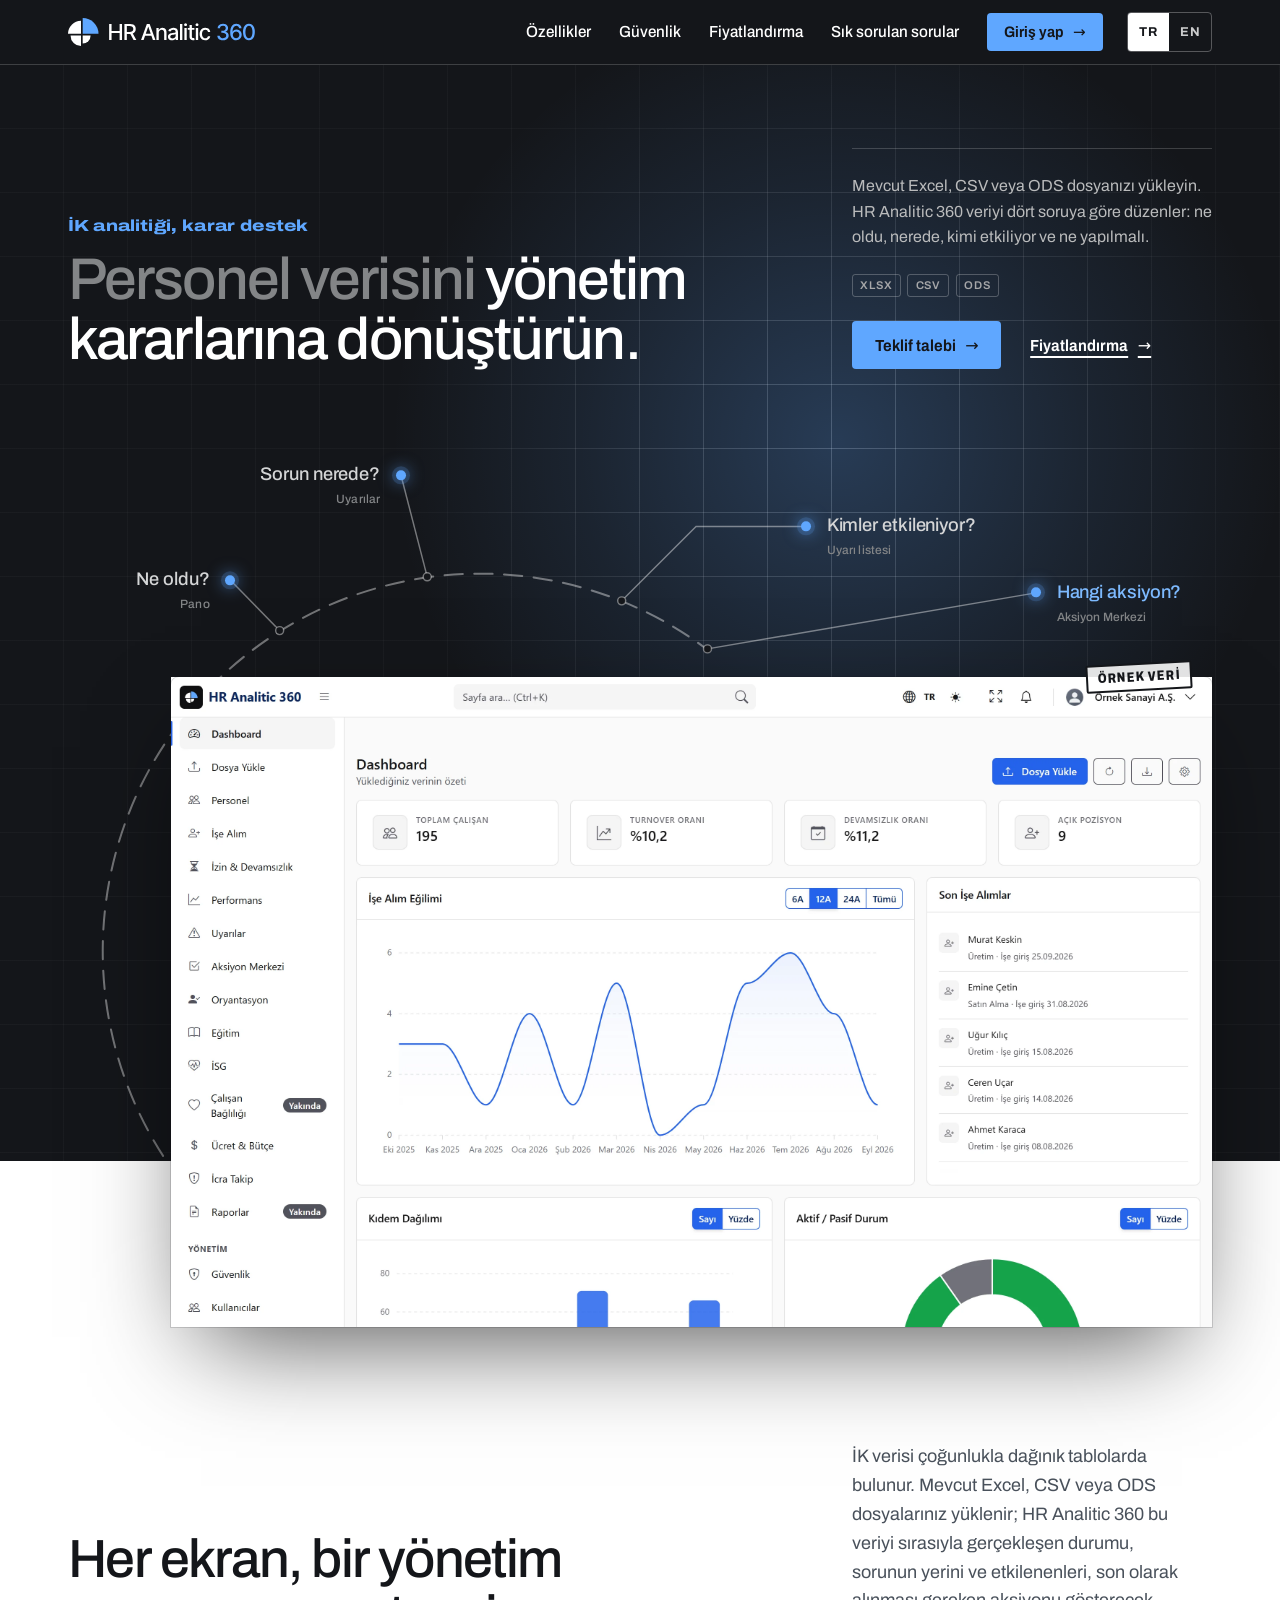
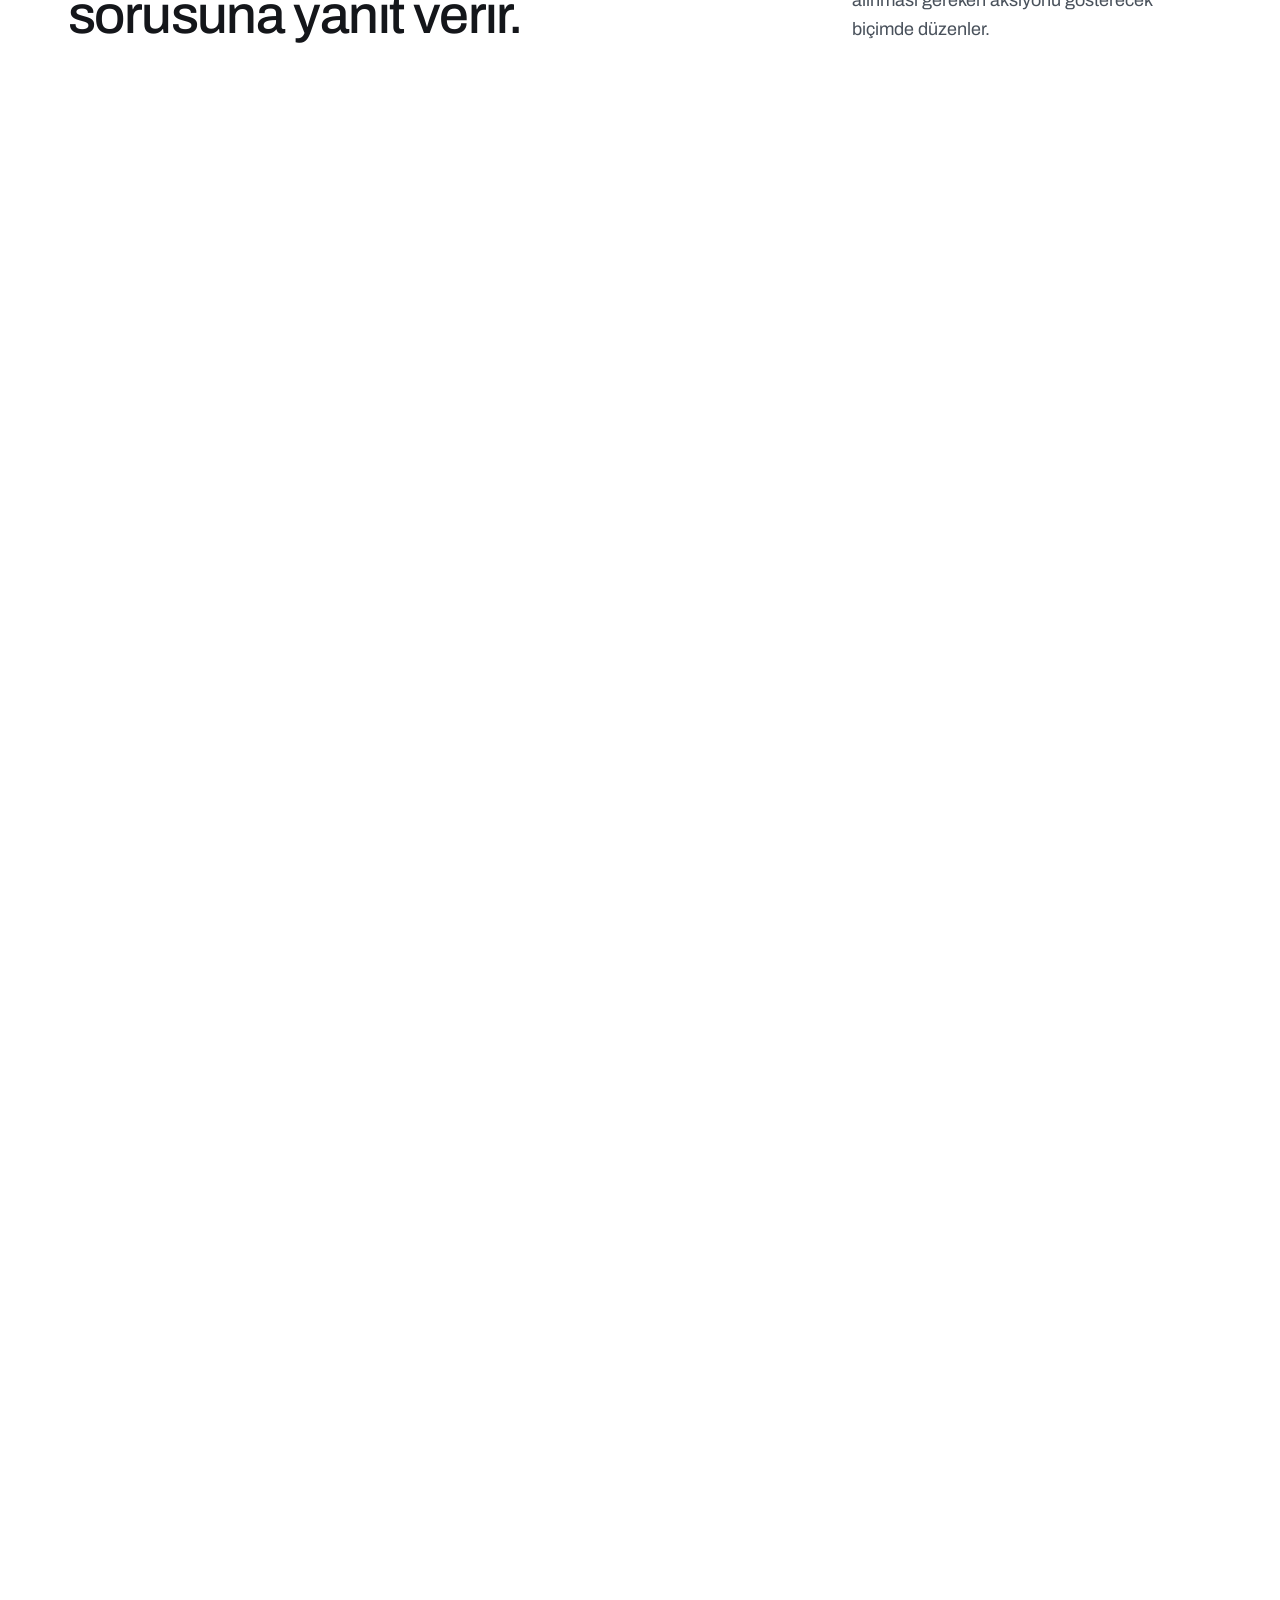
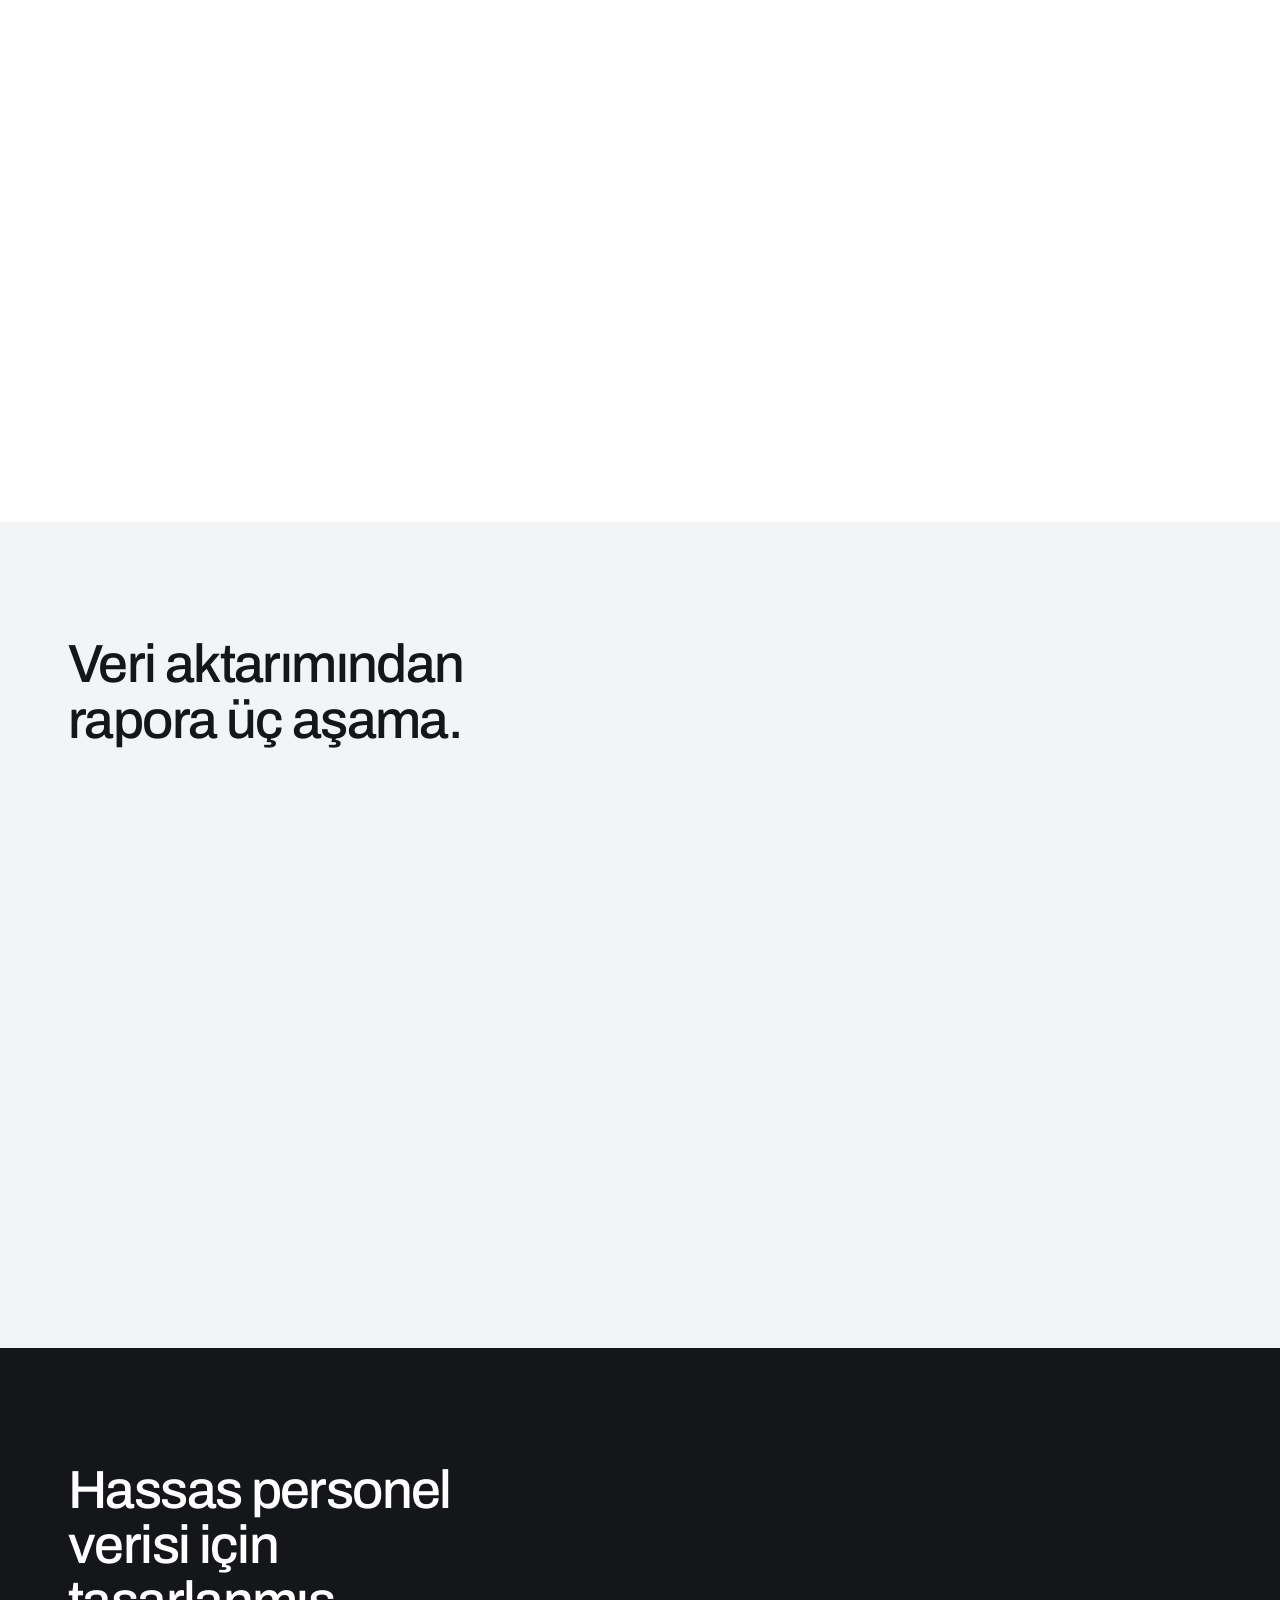
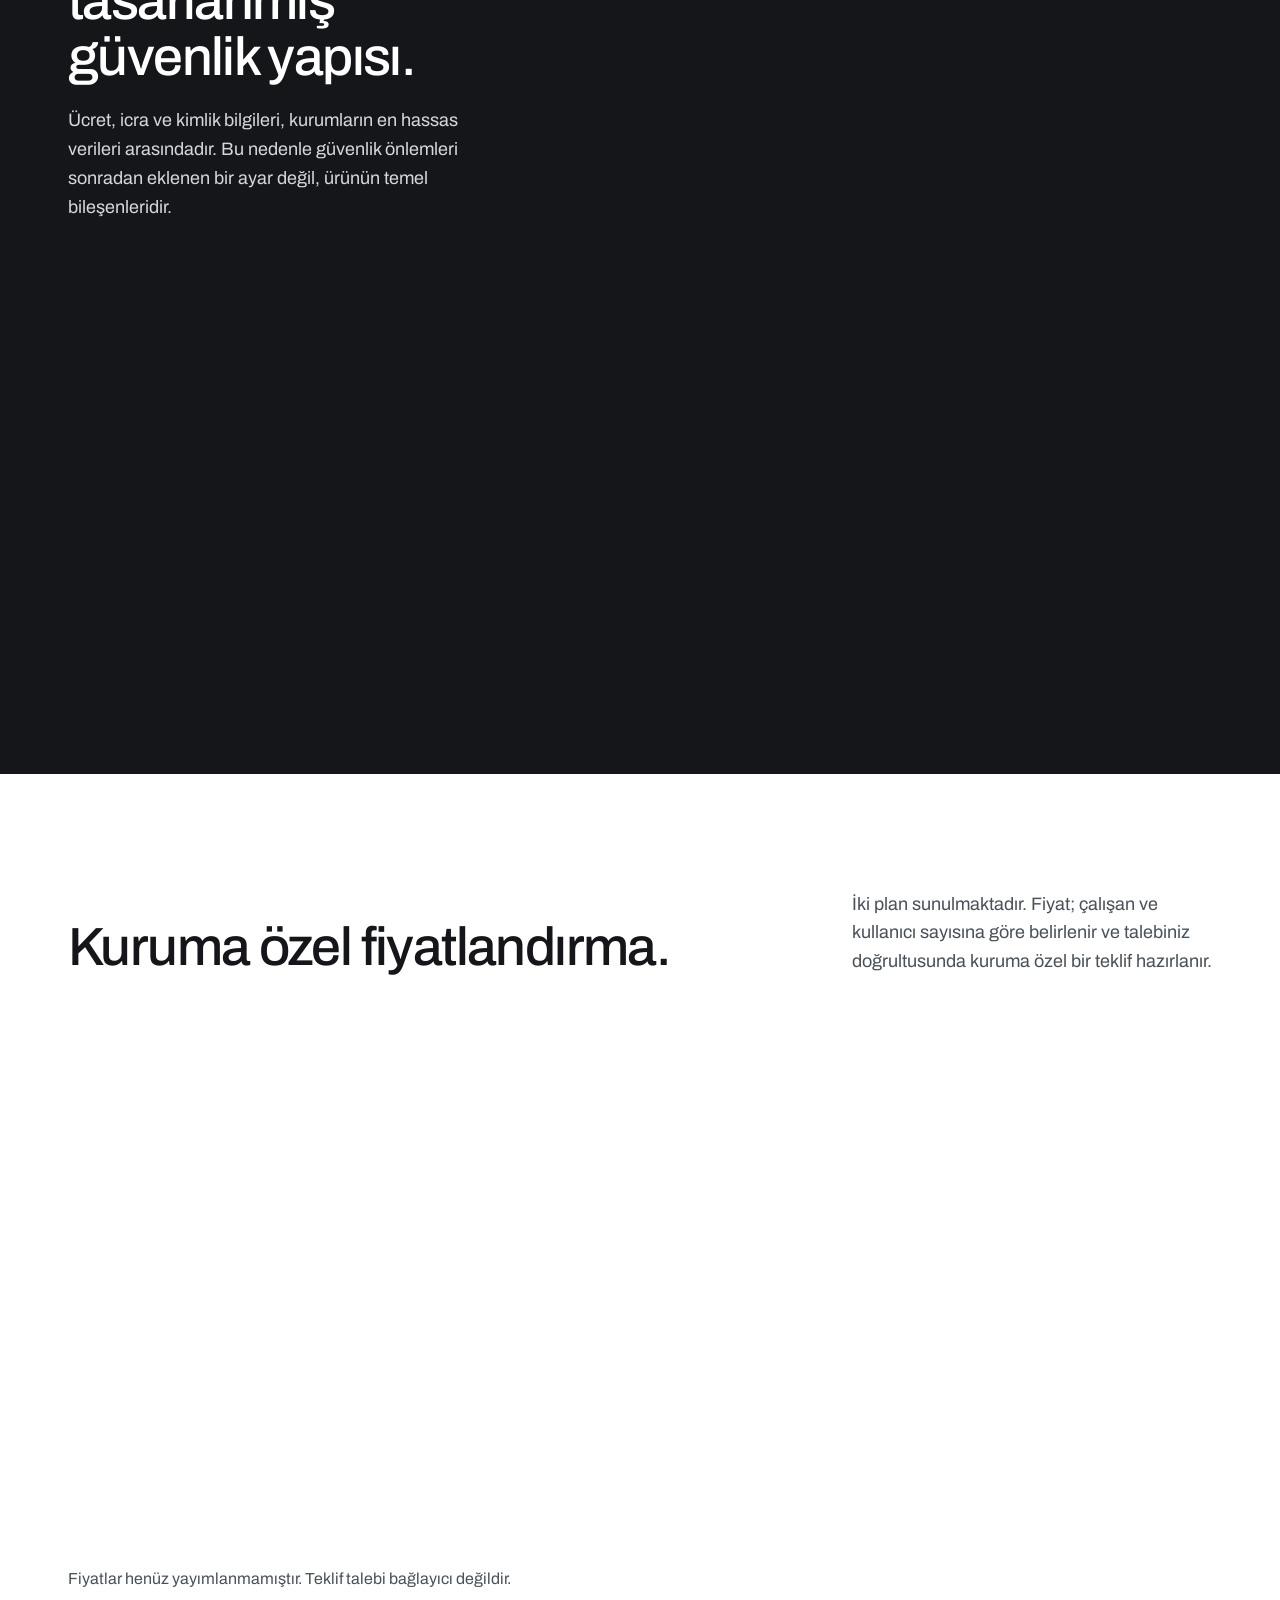
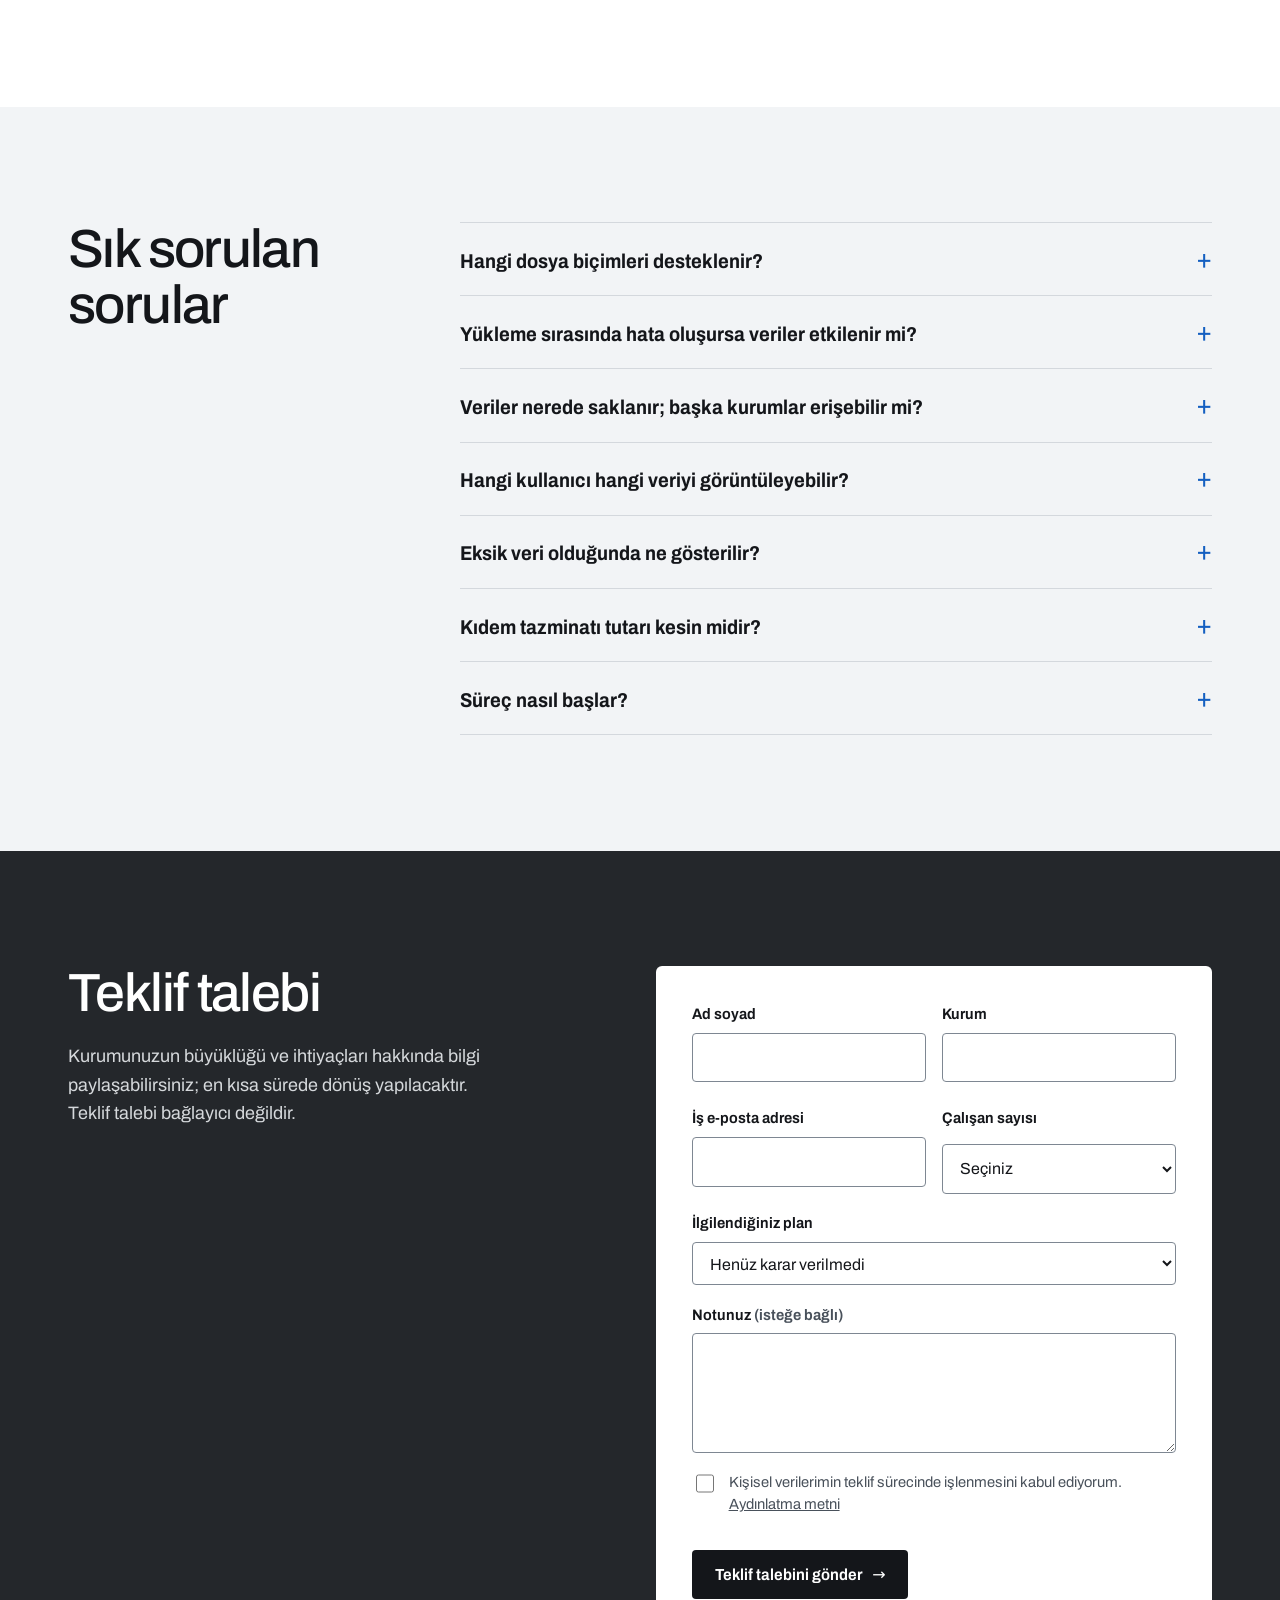
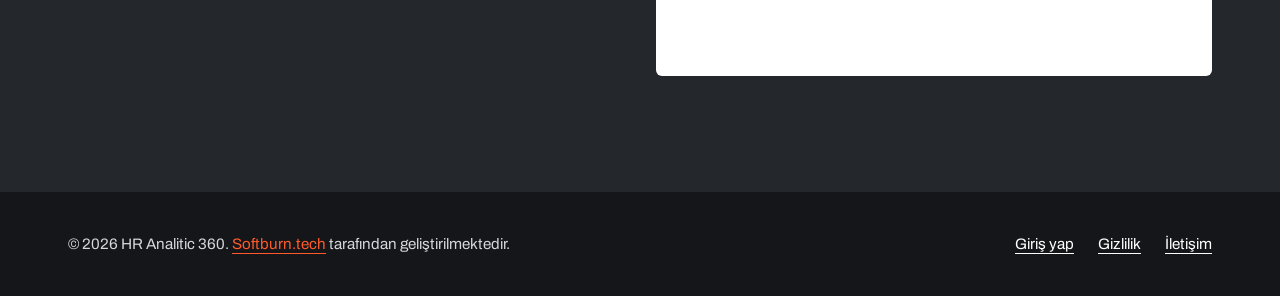
<file: index.html>
<!doctype html>
<html lang="tr">
<head>
<meta charset="utf-8">
<meta name="viewport" content="width=device-width, initial-scale=1">
<meta http-equiv="Content-Security-Policy" content="default-src 'none'; img-src 'self'; font-src 'self'; style-src 'self'; script-src 'self'; connect-src https://formsubmit.co; form-action https://formsubmit.co; base-uri 'self'; manifest-src 'self'">
<title>HR Analitic 360 · İK analitiği ve karar destek platformu</title>
<meta name="description" content="Personel verisini yönetim kararlarına dönüştüren İK analitiği ve karar destek platformu. Rol bazlı yetkilendirme, denetim kaydı ve Avrupa Birliği'nde veri saklama.">
<meta name="theme-color" content="#14161a">
<link rel="canonical" href="https://hranalitik360.com.tr/">
<link rel="alternate" hreflang="tr" href="https://hranalitik360.com.tr/">
<link rel="alternate" hreflang="en" href="https://hranalitik360.com.tr/en/">
<link rel="alternate" hreflang="x-default" href="https://hranalitik360.com.tr/">
<link rel="icon" href="favicon.svg" type="image/svg+xml">
<meta property="og:type" content="website">
<meta property="og:locale" content="tr_TR">
<meta property="og:locale:alternate" content="en_US">
<meta property="og:title" content="HR Analitic 360 · İK analitiği ve karar destek platformu">
<meta property="og:description" content="Ne oldu? Sorun nerede? Kimler etkileniyor? Hangi aksiyon? Personel verisi bu dört soruya yanıt veren göstergelere, uyarılara ve aksiyon kayıtlarına dönüşür.">
<meta property="og:url" content="https://hranalitik360.com.tr/">
<meta property="og:image" content="https://hranalitik360.com.tr/img/og.png">
<meta name="twitter:card" content="summary_large_image">
<link rel="stylesheet" href="css/site.css?v=5">
<script src="js/erken.js"></script>
</head>
<body>
<a class="atla" href="#icerik">İçeriğe geç</a>

<header class="ust">
  <div class="kap">
    <a class="marka" href="#" aria-label="HR Analitic 360, sayfanın başı"><img src="img/logo.svg" width="322" height="48" alt=""></a>
    <button class="menu-dugme" type="button" aria-expanded="false" aria-controls="menu">Menü</button>
    <nav class="menu" id="menu" aria-label="Ana gezinme">
      <a href="#sorular">Özellikler</a>
      <a href="#guvenlik">Güvenlik</a>
      <a href="#fiyatlandirma">Fiyatlandırma</a>
      <a href="#sss">Sık sorulan sorular</a>
      <a class="dugme dugme--mavi" href="https://app.hranalitik360.com.tr/login.html">Giriş yap</a>
    </nav>
    <nav class="dil" aria-label="Dil seçimi">
      <a href="./" lang="tr" hreflang="tr" aria-current="true">TR</a>
      <a href="en/" lang="en" hreflang="en">EN</a>
    </nav>
  </div>
</header>

<main id="icerik">

  <section class="kahraman" aria-labelledby="h1">
    <div class="arka" aria-hidden="true"><span class="arka-izgara"></span><span class="arka-izgara-isik"></span><span class="arka-isik"></span></div>
    <div class="kap kahraman-izgara">
      <div class="kahraman-ust">
        <div class="kahraman-baslik">
          <p class="ust-etiket">İK analitiği, karar destek</p>
          <p class="slogan"><span>Personel verisini</span> yönetim kararlarına dönüştürün.</p>
        </div>
        <div class="kahraman-yan">
          <p>Mevcut Excel, CSV veya ODS dosyanızı yükleyin. HR Analitic 360 veriyi dört soruya göre düzenler: ne oldu, nerede, kimi etkiliyor ve ne yapılmalı.</p>
          <ul class="dosya-turleri" aria-label="Desteklenen dosya türleri"><li>XLSX</li><li>CSV</li><li>ODS</li></ul>
          <div class="dugmeler">
            <a class="dugme dugme--mavi" href="#iletisim">Teklif talebi</a>
            <a class="dugme dugme--duz" href="#fiyatlandirma">Fiyatlandırma</a>
          </div>
        </div>
      </div>
      <div class="sahne">
        <svg class="yorunge" viewBox="0 0 1000 739" aria-hidden="true" focusable="false">
          <path class="yorunge-halka" d="M195 715.8 A330 330 0 1 1 558.6 166.4"/>
          <path class="hat hat-1" d="M185 150 L142 106"/>
          <path class="hat hat-2" d="M314 103 L291 14"/>
          <path class="hat hat-3" d="M484 124 L549 59 H645"/>
          <path class="hat hat-4" d="M559 166 L846 117"/>
          <circle class="dugum dugum-1" cx="185" cy="150" r="3.5"/>
          <circle class="dugum dugum-2" cx="314" cy="103" r="3.5"/>
          <circle class="dugum dugum-3" cx="484" cy="124" r="3.5"/>
          <circle class="dugum dugum-4" cx="559" cy="166" r="3.5"/>
        </svg>
        <h1 id="h1">
          <a class="h1-satir soru-etiket soru-etiket--sol e1" href="#soru-1"><span class="nokta" aria-hidden="true"></span><span>Ne oldu?</span><span class="soru-alt" aria-hidden="true">Pano</span></a>
          <a class="h1-satir soru-etiket soru-etiket--sol e2" href="#soru-2"><span class="nokta" aria-hidden="true"></span><span>Sorun nerede?</span><span class="soru-alt" aria-hidden="true">Uyarılar</span></a>
          <a class="h1-satir soru-etiket e3" href="#soru-3"><span class="nokta" aria-hidden="true"></span><span>Kimler etkileniyor?</span><span class="soru-alt" aria-hidden="true">Uyarı listesi</span></a>
          <a class="h1-satir soru-etiket e4" href="#soru-4"><span class="nokta" aria-hidden="true"></span><span>Hangi aksiyon?</span><span class="soru-alt" aria-hidden="true">Aksiyon Merkezi</span></a>
        </h1>
        <figure class="kahraman-ekran">
          <div class="ekran">
            <span class="damga">Örnek veri</span>
            <picture><source media="(max-width: 700px)" srcset="img/dashboard-icerik.webp" width="2400" height="1520"><img src="img/dashboard.webp" width="2880" height="1800" alt="HR Analitic 360 ana pano: toplam çalışan 195, devir oranı yüzde 10,2, devamsızlık oranı yüzde 11,2, açık pozisyon 9; işe alım eğilimi grafiği ve son işe alımlar." fetchpriority="high"></picture>
          </div>
          <figcaption class="gizli">Ürünün gerçek ekranı, kurgusal bir şirkete ait örnek verilerle.</figcaption>
        </figure>
      </div>
    </div>
  </section>

  <section class="bolum" id="sorular" aria-labelledby="sorular-baslik">
    <div class="kap">
      <div class="giris-izgara">
        <h2 class="baslik" id="sorular-baslik">Her ekran, bir yönetim sorusuna yanıt verir.</h2>
        <p class="govde soluk">İK verisi çoğunlukla dağınık tablolarda bulunur. Mevcut Excel, CSV veya ODS dosyalarınız yüklenir; HR Analitic 360 bu veriyi sırasıyla gerçekleşen durumu, sorunun yerini ve etkilenenleri, son olarak alınması gereken aksiyonu gösterecek biçimde düzenler.</p>
      </div>

      <article id="soru-1" class="soru soru--tam belir">
        <div class="soru-baslik">
          <h3 class="baslik">Ne oldu?</h3>
          <p class="soru-ad">Pano</p>
        </div>
        <p class="govde">Toplam çalışan sayısı, devir hızı, devamsızlık oranı ve açık pozisyonlar tek ekranda izlenir. İşe alım eğilimi, kıdem dağılımı ve aktif–pasif çalışan oranı, yüklenen dosyadan hesaplanır.</p>
        <div class="ekran">
          <span class="damga">Örnek veri</span>
          <img src="img/dashboard-dagilim.webp" width="2400" height="800" alt="Kıdem dağılımı sütun grafiği ve aktif–pasif çalışan oranı halka grafiği." loading="lazy">
        </div>
      </article>

      <article id="soru-2" class="soru soru--sag belir">
        <div class="soru-baslik">
          <h3 class="baslik">Sorun nerede?</h3>
          <p class="soru-ad">Uyarılar</p>
        </div>
        <p class="govde">Deneme süresi bitişleri, sözleşme ve çalışma izni tarihleri, eğitim ve sertifika geçerlilikleri, yüksek izin bakiyesi ve yüksek devamsızlık kontrol edilir. Tanımlı eşiği aşan her durum ayrı bir sayaçta gösterilir.</p>
        <div class="ekran">
          <span class="damga">Örnek veri</span>
          <img src="img/uyarilar-kartlar.webp" width="2400" height="660" alt="Uyarı sayaçları: deneme süresi bitişi 30 gün içinde 1 yaklaşan; yüksek devamsızlık 2 eşiği aşan; yüksek izin bakiyesi 1 eşiği aşan." loading="lazy">
        </div>
      </article>

      <article id="soru-3" class="soru soru--tam belir">
        <div class="soru-baslik">
          <h3 class="baslik">Kimler etkileniyor?</h3>
          <p class="soru-ad">Uyarı listesi</p>
        </div>
        <p class="govde">Her uyarı; ilgili personel, departman, tarih ve kalan gün bilgisiyle listelenir. Böylece sorun, genel bir orandan çıkarılarak sorumluluk atanabilen somut bir kayda dönüşür.</p>
        <div class="ekran">
          <span class="damga">Örnek veri</span>
          <img src="img/uyarilar-liste.webp" width="2400" height="904" alt="Uyarı listesi: personel, departman, tarih ve kalan gün; her satırda Aksiyon oluştur düğmesi." loading="lazy">
        </div>
      </article>

      <article id="soru-4" class="soru soru--sol belir">
        <div class="soru-baslik">
          <h3 class="baslik">Hangi aksiyon?</h3>
          <p class="soru-ad">Aksiyon Merkezi</p>
        </div>
        <p class="govde">Uyarılardan aksiyon kaydı oluşturulur; sorumlu, termin ve durum atanır. Kayıtlar silinmez, kapanış notuyla tamamlanır; böylece her karar izlenebilir kalır.</p>
        <div class="ekran">
          <span class="damga">Örnek veri</span>
          <img src="img/aksiyonlar-icerik.webp" width="2400" height="1120" alt="Aksiyon Merkezi: sorumlusu ve termini belirlenmiş aksiyonlar; Başla, Kapat ve Düzenle düğmeleri." loading="lazy">
        </div>
      </article>

      <div class="digerler">
        <article class="diger belir">
          <div class="ekran">
            <span class="damga">Örnek veri</span>
            <img src="img/ise-alim-dar.webp" width="1640" height="1320" alt="İşe Alım ekranı: açık pozisyonlar, departman, lokasyon, talep tarihi, kişi sayısı ve durum." loading="lazy">
          </div>
          <h3 class="baslik">İşe alım</h3>
          <p class="govde">Açık pozisyonlar, talep tarihleri ve durumları ile kaynaklara göre aday dönüşüm oranları izlenir.</p>
        </article>
        <article class="diger belir">
          <div class="ekran">
            <span class="damga">Örnek veri</span>
            <img src="img/butce-dar.webp" width="1640" height="1600" alt="Ücret ve Bütçe ekranı: kapsanan personel, toplam brüt ücret, toplam işveren maliyeti ve ortalama brüt ücret; departman kırılımı." loading="lazy">
          </div>
          <h3 class="baslik">Ücret ve bütçe</h3>
          <p class="govde">Toplam brüt ücret, işveren maliyeti ve departman kırılımı raporlanır. Kıdem tazminatı yükümlülüğü, kullanıcı tarafından girilen tavana göre hesaplanır; sistem bu değeri kendiliğinden varsaymaz. Erişim yalnızca yetkili rollere açıktır.</p>
        </article>
      </div>
      <p class="liste-satir liste-satir--alt belir">İzin ve devamsızlık, performans, oryantasyon, eğitim ve icra takibi modülleri de aynı veri kümesini kullanır.</p>
    </div>
  </section>

  <section class="bolum bolum--yuzey" aria-labelledby="adimlar-baslik">
    <div class="kap">
      <div class="giris-izgara">
        <h2 class="baslik" id="adimlar-baslik">Veri aktarımından rapora üç aşama.</h2>
      </div>
      <ol class="adimlar">
        <li class="adim belir"><h3>Yükleme</h3><p>Excel, CSV veya ODS biçimindeki personel dosyası yüklenir. Sütun adlarının ürün şablonuyla birebir aynı olması gerekmez.</p></li>
        <li class="adim belir"><h3>Eşleştirme</h3><p>Tanınmayan sütunlar bir kez eşleştirilir. Eşleştirme kaydedilir ve sonraki yüklemelerde otomatik olarak uygulanır.</p></li>
        <li class="adim belir"><h3>Raporlama</h3><p>Göstergeler, uyarılar ve aksiyon listesi oluşur. Eksik veri tahmin edilmez; ilgili alanda “Veri yetersiz” ifadesi görüntülenir.</p></li>
      </ol>
      <p class="soz belir"><strong>Veri bütünlüğü.</strong> Okunamayan hiçbir değer sessizce atılmaz; tümü yükleme raporunda listelenir. Kayıt tek işlemde yapılır; bir hata oluşursa mevcut veri değişmeden kalır.</p>
    </div>
  </section>

  <section class="bolum bolum--koyu" id="guvenlik" aria-labelledby="guvenlik-baslik">
    <div class="kap guvenlik-izgara">
      <div class="metin">
        <h2 class="baslik" id="guvenlik-baslik">Hassas personel verisi için tasarlanmış güvenlik yapısı.</h2>
        <p>Ücret, icra ve kimlik bilgileri, kurumların en hassas verileri arasındadır. Bu nedenle güvenlik önlemleri sonradan eklenen bir ayar değil, ürünün temel bileşenleridir.</p>
      </div>
      <dl class="ozellikler">
        <div class="ozellik belir"><dt>İki aşamalı doğrulama</dt><dd>Kurumsal planda zorunludur; oturum açma işlemi yalnızca parola ile tamamlanamaz.</dd></div>
        <div class="ozellik belir"><dt>Rol bazlı yetkilendirme</dt><dd>Sahip, İK Uzmanı, Bordro, Eğitim ve Özet rolleri tanımlıdır. Ücret ve icra bilgileri yalnızca yetkili rollere gösterilir.</dd></div>
        <div class="ozellik belir"><dt>Denetim kaydı</dt><dd>Hangi kullanıcının hangi veriyi ne zaman görüntülediği veya değiştirdiği kaydedilir. Kayıt yazılamıyorsa veri erişimi sağlanmaz.</dd></div>
        <div class="ozellik belir"><dt>Hassas alanların şifrelenmesi</dt><dd>TC kimlik numarası, telefon, e-posta, özel durum ve çıkış nedeni alanları AES-256 ile şifrelenerek saklanır.</dd></div>
        <div class="ozellik belir"><dt>Kurumlar arası yalıtım</dt><dd>Veritabanı, satır düzeyinde erişim denetimi uygular; her kurum yalnızca kendi verisine erişebilir.</dd></div>
        <div class="ozellik belir"><dt>Oturum yönetimi</dt><dd>Etkin olmayan oturumlar otomatik olarak kapatılır (Kurumsal planda 30 dakika). Açık oturumlar kullanıcı tarafından görüntülenebilir ve sonlandırılabilir.</dd></div>
        <div class="ozellik belir"><dt>Veri konumu</dt><dd>Veriler Avrupa Birliği sınırları içinde, İrlanda’daki bir veri merkezinde saklanır.</dd></div>
      </dl>
    </div>
  </section>

  <section class="bolum" id="fiyatlandirma" aria-labelledby="fiyat-baslik">
    <div class="kap">
      <div class="giris-izgara">
        <h2 class="baslik" id="fiyat-baslik">Kuruma özel fiyatlandırma.</h2>
        <p class="govde soluk">İki plan sunulmaktadır. Fiyat; çalışan ve kullanıcı sayısına göre belirlenir ve talebiniz doğrultusunda kuruma özel bir teklif hazırlanır.</p>
      </div>
      <div class="planlar">
        <article class="plan plan--solo belir">
          <h3>Solo</h3>
          <p class="plan-not">Tek İK uzmanı ve küçük ekipler için.</p>
          <ul class="plan-liste">
            <li>Tüm analiz ekranları ve erken uyarılar</li>
            <li>Excel, CSV ve ODS ile veri yükleme; sütun eşleştirmelerinin hatırlanması</li>
            <li>Aksiyon Merkezi</li>
            <li>Rol ayrımı gerektirmeyen küçük ekipler için basit kurulum</li>
          </ul>
          <a class="dugme dugme--cizgi" href="#iletisim" data-plan="Solo">Solo için teklif talebi</a>
        </article>
        <article class="plan plan--kurumsal belir">
          <h3>Kurumsal</h3>
          <p class="plan-not">Yetkilendirme ve denetim gerektiren kurumlar için.</p>
          <ul class="plan-liste">
            <li>Solo plandaki tüm özellikler</li>
            <li>Zorunlu iki aşamalı doğrulama</li>
            <li>Rol bazlı erişim; ücret ve icra verilerinin yalnızca yetkili rollere açılması</li>
            <li>Denetim kaydının görüntülenmesi ve saklanması</li>
            <li>Kısa oturum süresi: 30 dakika işlem yapılmazsa oturum kapanır</li>
          </ul>
          <p class="plan-ayrim">Hassas verilerle çalışan İK, bordro ve yönetim ekipleri için önerilir.</p>
          <a class="dugme dugme--mavi" href="#iletisim" data-plan="Kurumsal">Kurumsal için teklif talebi</a>
        </article>
      </div>
      <p class="fiyat-not">Fiyatlar henüz yayımlanmamıştır. Teklif talebi bağlayıcı değildir.</p>
    </div>
  </section>

  <section class="bolum bolum--yuzey bolum--sss" id="sss" aria-labelledby="sss-baslik">
    <div class="kap">
      <div class="giris-izgara">
        <h2 class="baslik" id="sss-baslik">Sık sorulan sorular</h2>
      </div>
      <div class="sss">
        <details><summary>Hangi dosya biçimleri desteklenir?</summary><div><p>Excel (.xlsx, .xls), CSV ve ODS biçimleri desteklenir. Sütun adları ürün şablonundan farklı olabilir; tanınmayan sütunlar eşleştirme ekranında bir kez bağlanır ve sonraki yüklemelerde hatırlanır.</p></div></details>
        <details><summary>Yükleme sırasında hata oluşursa veriler etkilenir mi?</summary><div><p>Hayır. Kayıt tek işlemde yapılır; hata oluşursa kurumunuzun mevcut verisi değişmeden kalır. Okunamayan veya hatalı değerler sessizce atılmaz, yükleme raporunda listelenir.</p></div></details>
        <details><summary>Veriler nerede saklanır; başka kurumlar erişebilir mi?</summary><div><p>Veriler Avrupa Birliği’nde, İrlanda’daki bir veri merkezinde saklanır. Veritabanı satır düzeyinde erişim denetimi uygular; her kurum yalnızca kendi kayıtlarına erişebilir.</p></div></details>
        <details><summary>Hangi kullanıcı hangi veriyi görüntüleyebilir?</summary><div><p>Sahip, İK Uzmanı, Bordro, Eğitim ve Özet olmak üzere beş rol tanımlıdır. Ücret ve icra gibi hassas veriler yalnızca yetkili rollere gösterilir. Her görüntüleme ve değişiklik denetim kaydına işlenir.</p></div></details>
        <details><summary>Eksik veri olduğunda ne gösterilir?</summary><div><p>“Veri yetersiz” ifadesi gösterilir. Eksik değerler tahmin edilmez ve sıfır olarak hesaplanmaz; dışarıda kalan kayıtlar ekranda belirtilir.</p></div></details>
        <details><summary>Kıdem tazminatı tutarı kesin midir?</summary><div><p>Hayır. Ücret ve Bütçe ekranındaki kıdem tazminatı yükümlülüğü, kullanıcı tarafından girilen tavana göre hesaplanan potansiyel bir üst sınırdır; gerçek ödeme, ayrılma nedenine bağlıdır. Kesin hesaplama için mali müşavirinize danışılmalıdır.</p></div></details>
        <details><summary>Süreç nasıl başlar?</summary><div><p>Aşağıdaki teklif talebi formu doldurulur ve tarafınıza dönüş yapılır. Mevcut hesabı olan kullanıcılar, sağ üstteki “Giriş yap” bağlantısını kullanabilir.</p></div></details>
      </div>
    </div>
  </section>

  <section class="bolum bolum--iletisim" id="iletisim" aria-labelledby="iletisim-baslik">
    <div class="kap iletisim-izgara">
      <div class="metin">
        <h2 class="baslik" id="iletisim-baslik">Teklif talebi</h2>
        <p>Kurumunuzun büyüklüğü ve ihtiyaçları hakkında bilgi paylaşabilirsiniz; en kısa sürede dönüş yapılacaktır. Teklif talebi bağlayıcı değildir.</p>
      </div>
      <form class="form" id="form" action="https://formsubmit.co/info@gelisim360.com" method="POST" novalidate>
        <div class="alan"><label for="ad">Ad soyad</label><input id="ad" name="Ad soyad" autocomplete="name" required><span class="hata" id="ad-hata" role="alert"></span></div>
        <div class="alan"><label for="sirket">Kurum</label><input id="sirket" name="Kurum" autocomplete="organization" required><span class="hata" id="sirket-hata" role="alert"></span></div>
        <div class="alan"><label for="eposta">İş e-posta adresi</label><input id="eposta" name="E-posta" type="email" autocomplete="email" required><span class="hata" id="eposta-hata" role="alert"></span></div>
        <div class="alan"><label for="sayi">Çalışan sayısı</label>
          <select id="sayi" name="Çalışan sayısı"><option value="">Seçiniz</option><option>1–50</option><option>51–200</option><option>201–500</option><option>500’den fazla</option></select></div>
        <div class="alan alan--tam"><label for="plan">İlgilendiğiniz plan</label>
          <select id="plan" name="Plan"><option>Henüz karar verilmedi</option><option>Solo</option><option>Kurumsal</option></select></div>
        <div class="alan alan--tam"><label for="mesaj">Notunuz <span class="soluk">(isteğe bağlı)</span></label><textarea id="mesaj" name="Not" maxlength="1500"></textarea></div>
        <div class="sahte" aria-hidden="true"><label>Bu alanı boş bırakınız <input name="_honey" tabindex="-1" autocomplete="off"></label></div>
        <input type="hidden" name="_subject" value="HR Analitic 360 · yeni teklif talebi">
        <input type="hidden" name="_captcha" value="false">
        <input type="hidden" name="_template" value="table">
        <label class="onay"><input type="checkbox" id="onay" required><span>Kişisel verilerimin teklif sürecinde işlenmesini kabul ediyorum. <a href="https://app.hranalitik360.com.tr/gizlilik.html">Aydınlatma metni</a></span></label>
        <span class="hata hata--tam" id="onay-hata" role="alert"></span>
        <button class="dugme dugme--koyu" type="submit" id="gonder">Teklif talebini gönder</button>
        <p class="form-durum" id="form-durum" role="status" aria-live="polite"></p>
      </form>
    </div>
  </section>
</main>

<footer class="alt">
  <div class="kap">
    <p>© 2026 HR Analitic 360. <a class="imza" href="https://softburn.tech" rel="noopener">Softburn.tech</a> tarafından geliştirilmektedir.</p>
    <ul>
      <li><a href="https://app.hranalitik360.com.tr/login.html">Giriş yap</a></li>
      <li><a href="https://app.hranalitik360.com.tr/gizlilik.html">Gizlilik</a></li>
      <li><a href="#iletisim">İletişim</a></li>
    </ul>
  </div>
</footer>

<script src="js/site.js"></script>
</body>
</html>
</file>
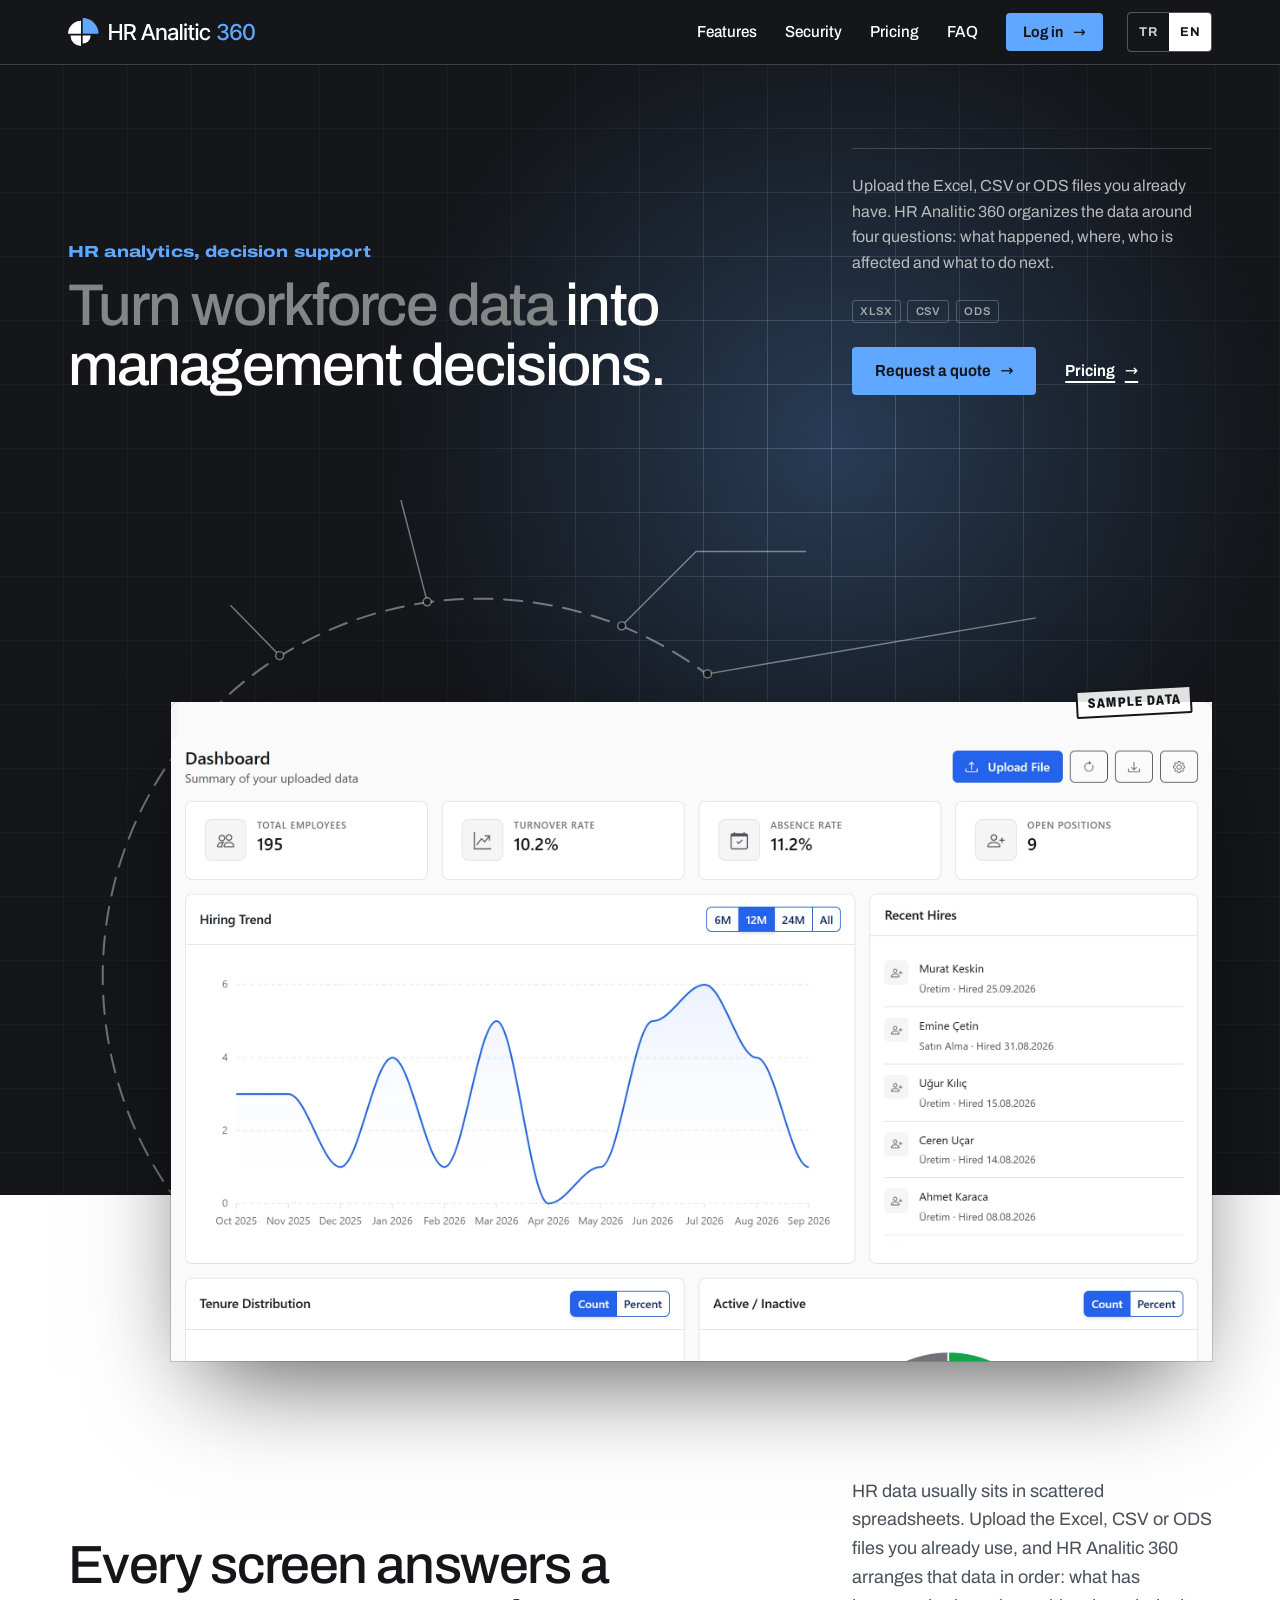
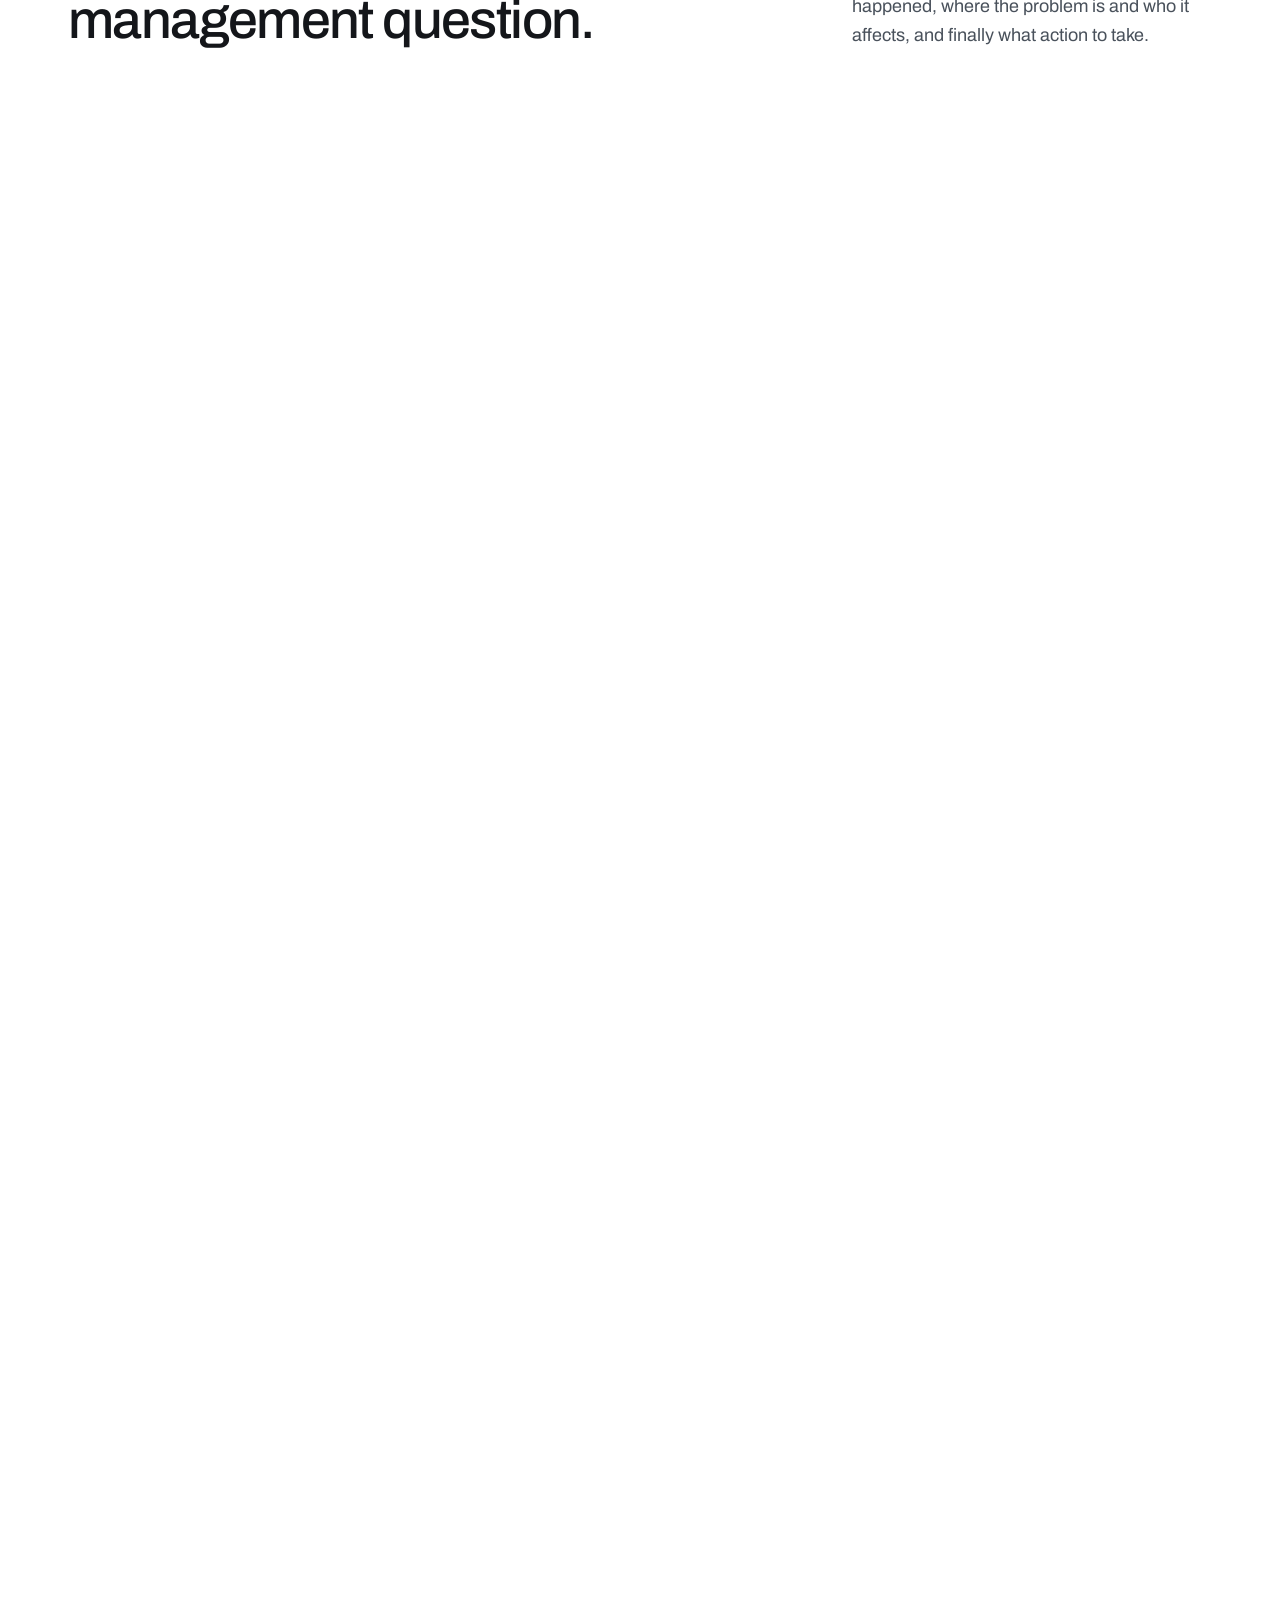
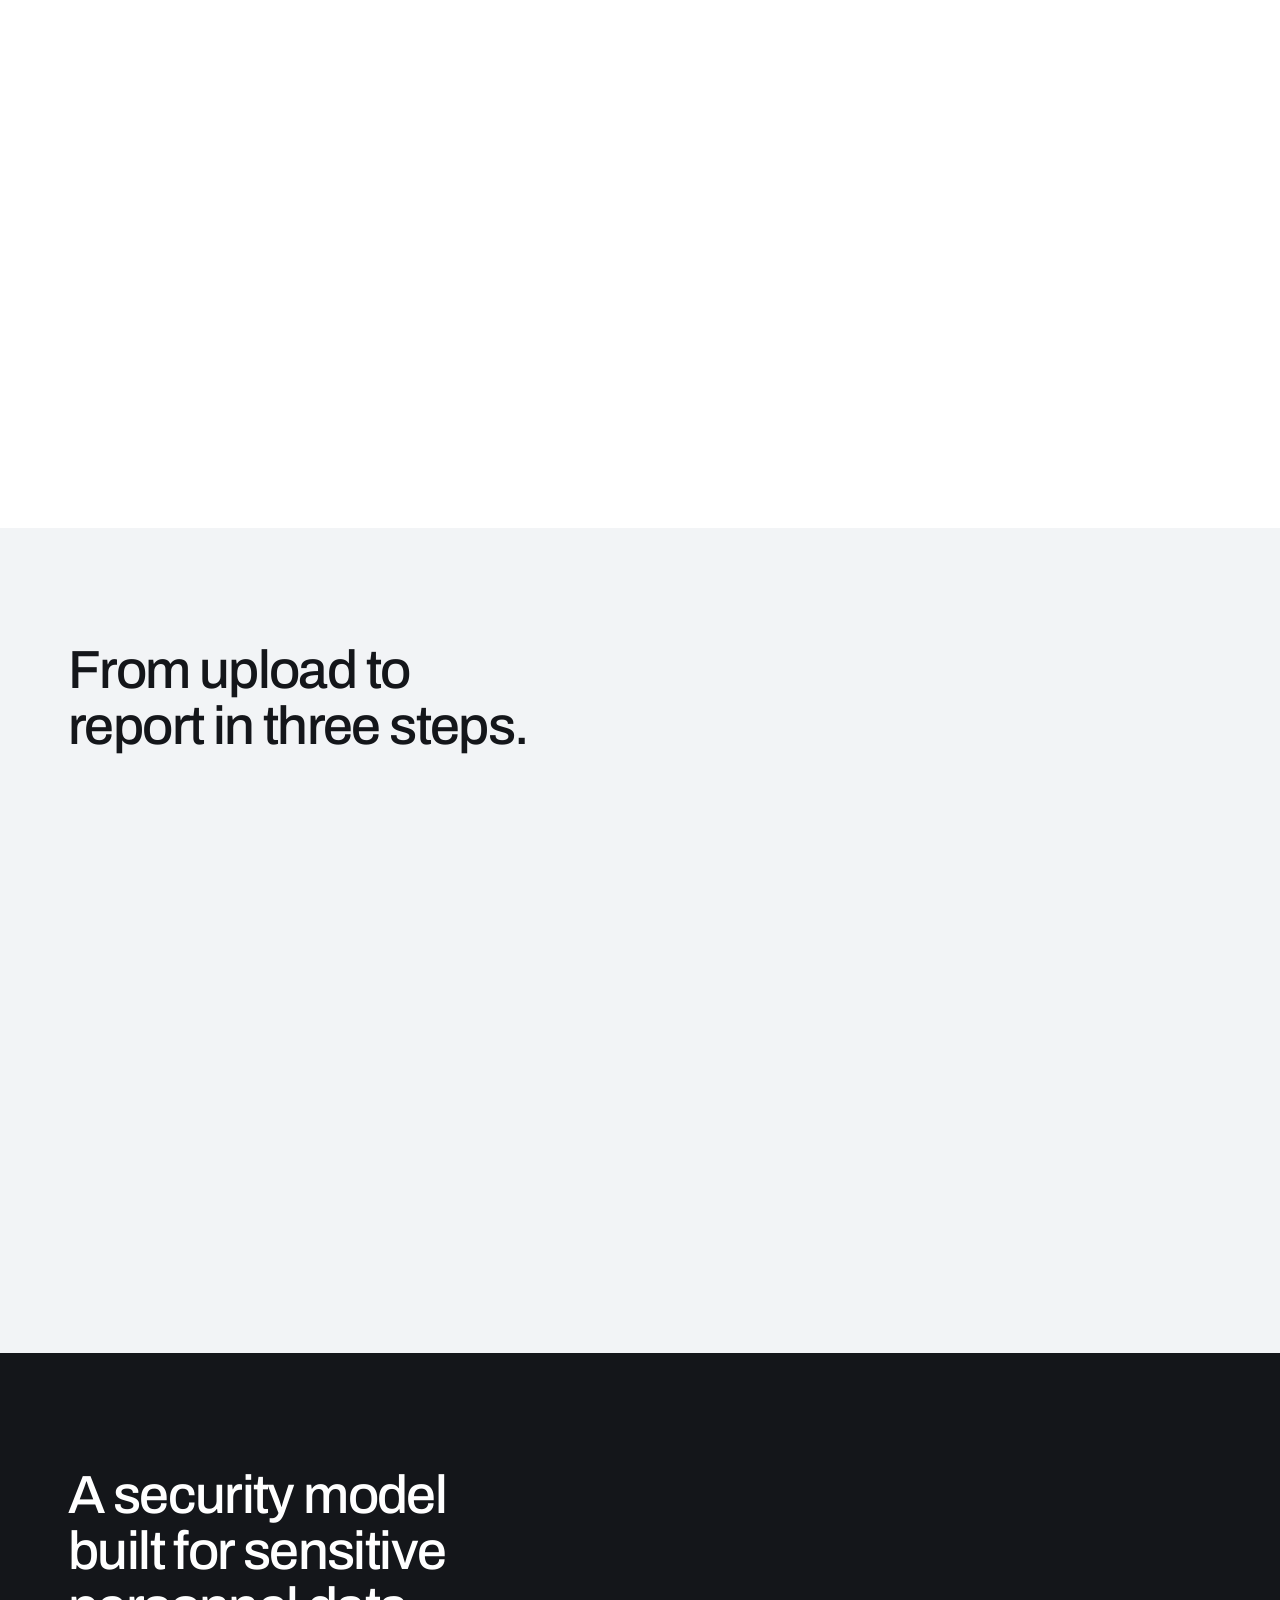
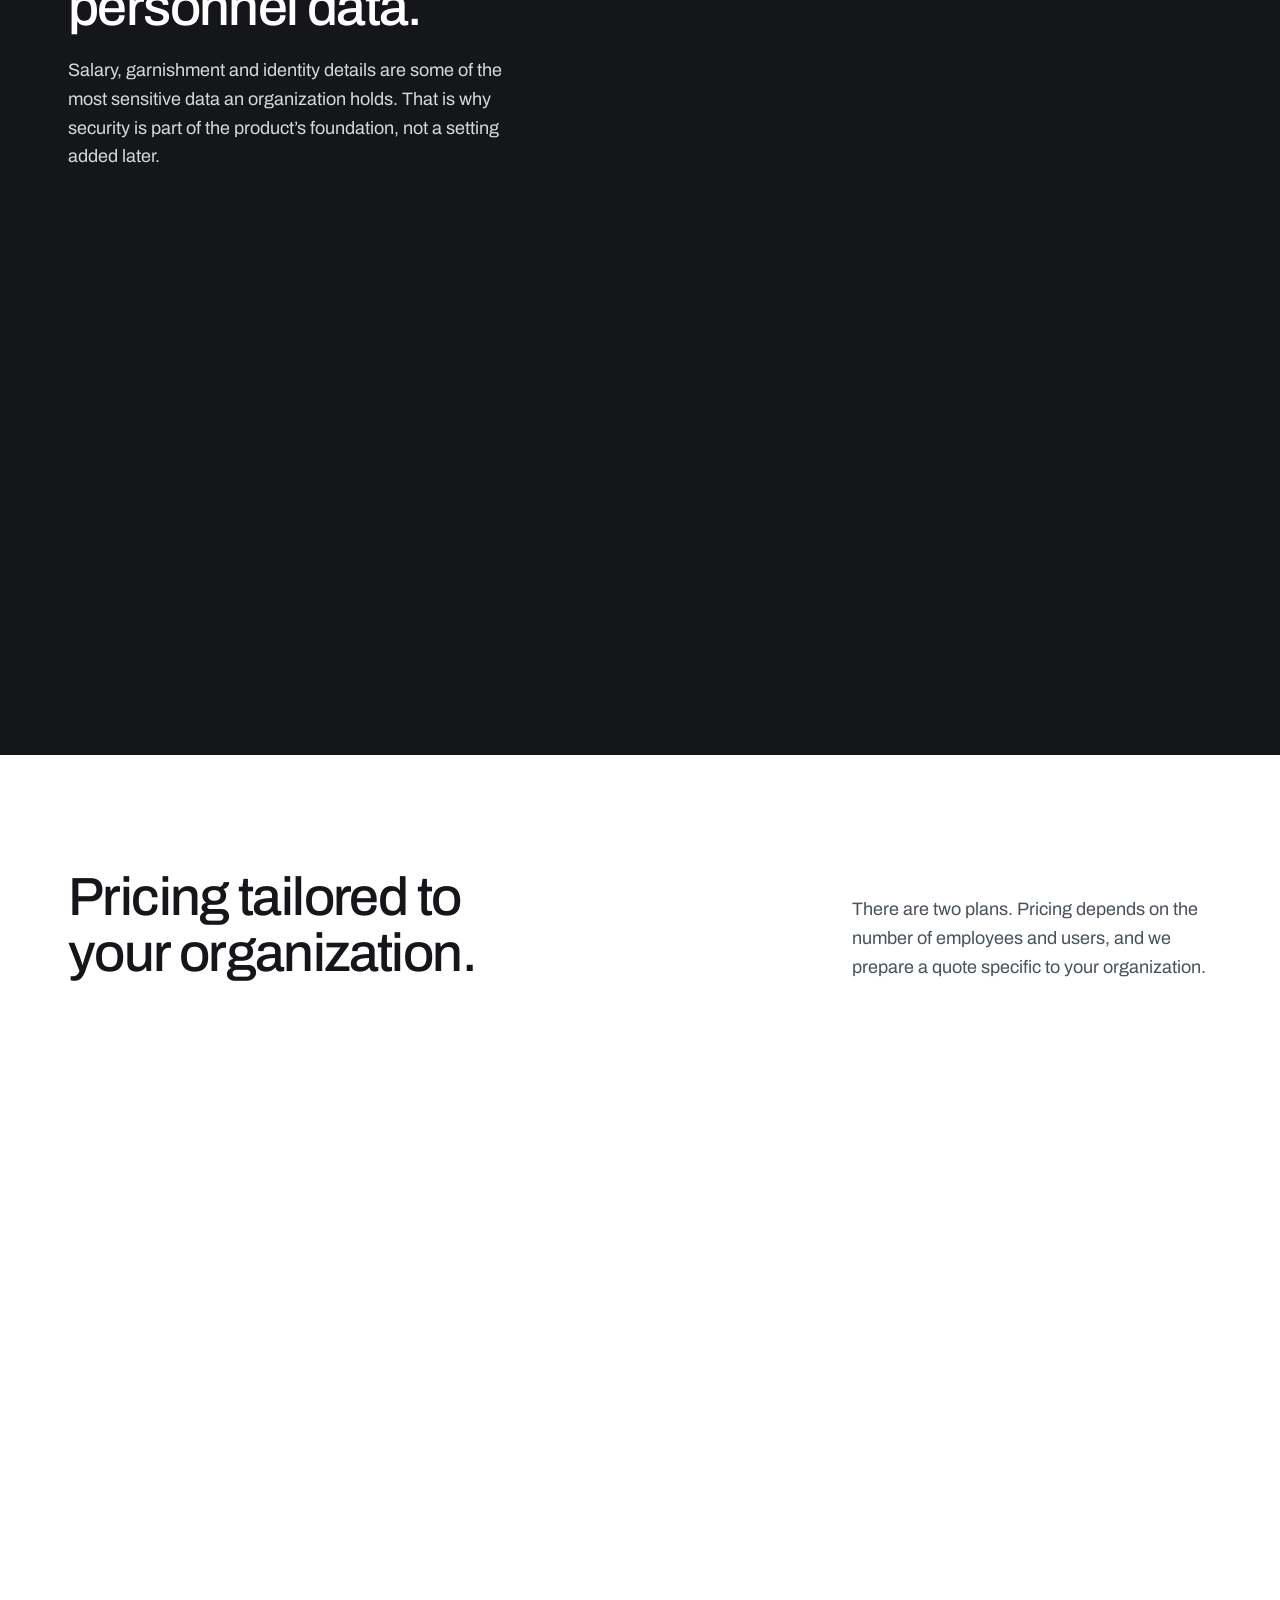
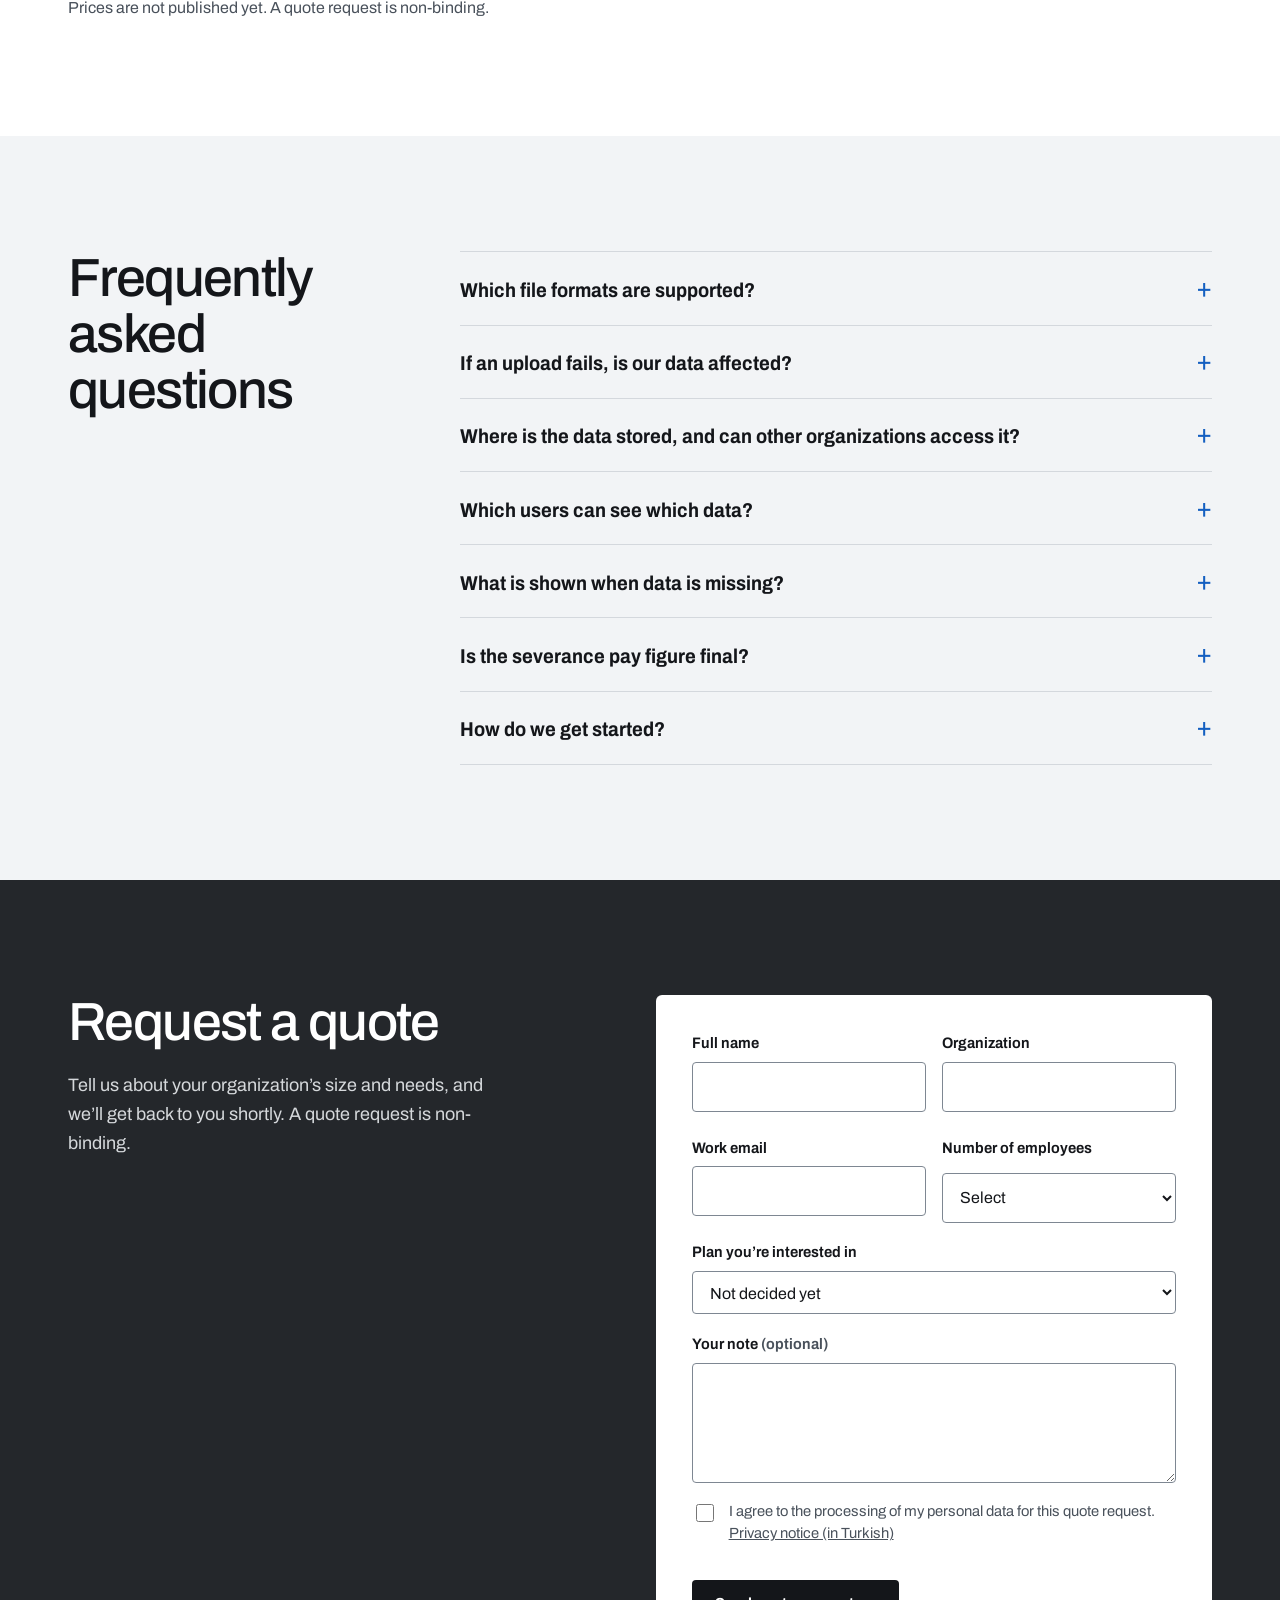
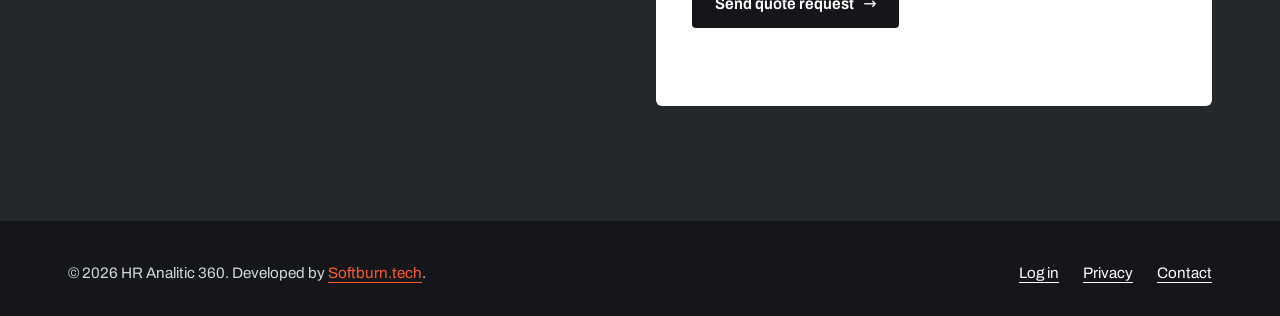
<file: en/index.html>
<!doctype html>
<html lang="en">
<head>
<meta charset="utf-8">
<meta name="viewport" content="width=device-width, initial-scale=1">
<meta http-equiv="Content-Security-Policy" content="default-src 'none'; img-src 'self'; font-src 'self'; style-src 'self'; script-src 'self'; connect-src https://formsubmit.co; form-action https://formsubmit.co; base-uri 'self'; manifest-src 'self'">
<title>HR Analitic 360 · HR analytics and decision support</title>
<meta name="description" content="An HR analytics and decision-support platform that turns workforce data into management decisions. Role-based access, audit logs and data stored in the EU.">
<meta name="theme-color" content="#14161a">
<link rel="canonical" href="https://hranalitik360.com.tr/en/">
<link rel="alternate" hreflang="tr" href="https://hranalitik360.com.tr/">
<link rel="alternate" hreflang="en" href="https://hranalitik360.com.tr/en/">
<link rel="alternate" hreflang="x-default" href="https://hranalitik360.com.tr/">
<link rel="icon" href="../favicon.svg" type="image/svg+xml">
<meta property="og:type" content="website">
<meta property="og:locale" content="en_US">
<meta property="og:locale:alternate" content="tr_TR">
<meta property="og:title" content="HR Analitic 360 · HR analytics and decision support">
<meta property="og:description" content="What happened? Where is the problem? Who is affected? What should be done? Workforce data becomes indicators, alerts and action records that answer these four questions.">
<meta property="og:url" content="https://hranalitik360.com.tr/en/">
<meta property="og:image" content="https://hranalitik360.com.tr/img/og-en.png">
<meta name="twitter:card" content="summary_large_image">
<link rel="stylesheet" href="../css/site.css?v=5">
<script src="../js/erken.js"></script>
</head>
<body>
<a class="atla" href="#icerik">Skip to content</a>

<header class="ust">
  <div class="kap">
    <a class="marka" href="#" aria-label="HR Analitic 360, back to top"><img src="../img/logo.svg" width="322" height="48" alt=""></a>
    <button class="menu-dugme" type="button" aria-expanded="false" aria-controls="menu">Menu</button>
    <nav class="menu" id="menu" aria-label="Main navigation">
      <a href="#sorular">Features</a>
      <a href="#guvenlik">Security</a>
      <a href="#fiyatlandirma">Pricing</a>
      <a href="#sss">FAQ</a>
      <a class="dugme dugme--mavi" href="https://app.hranalitik360.com.tr/login.html?lang=en">Log in</a>
    </nav>
    <nav class="dil" aria-label="Language">
      <a href="../" lang="tr" hreflang="tr">TR</a>
      <a href="./" lang="en" hreflang="en" aria-current="true">EN</a>
    </nav>
  </div>
</header>

<main id="icerik">

  <section class="kahraman" aria-labelledby="h1">
    <div class="arka" aria-hidden="true"><span class="arka-izgara"></span><span class="arka-izgara-isik"></span><span class="arka-isik"></span></div>
    <div class="kap kahraman-izgara">
      <div class="kahraman-ust">
        <div class="kahraman-baslik">
          <p class="ust-etiket">HR analytics, decision support</p>
          <p class="slogan"><span>Turn workforce data</span> into management decisions.</p>
        </div>
        <div class="kahraman-yan">
          <p>Upload the Excel, CSV or ODS files you already have. HR Analitic 360 organizes the data around four questions: what happened, where, who is affected and what to do next.</p>
          <ul class="dosya-turleri" aria-label="Supported file types"><li>XLSX</li><li>CSV</li><li>ODS</li></ul>
          <div class="dugmeler">
            <a class="dugme dugme--mavi" href="#iletisim">Request a quote</a>
            <a class="dugme dugme--duz" href="#fiyatlandirma">Pricing</a>
          </div>
        </div>
      </div>
      <div class="sahne">
        <svg class="yorunge" viewBox="0 0 1000 739" aria-hidden="true" focusable="false">
          <path class="yorunge-halka" d="M195 715.8 A330 330 0 1 1 558.6 166.4"/>
          <path class="hat hat-1" d="M185 150 L142 106"/>
          <path class="hat hat-2" d="M314 103 L291 14"/>
          <path class="hat hat-3" d="M484 124 L549 59 H645"/>
          <path class="hat hat-4" d="M559 166 L846 117"/>
          <circle class="dugum dugum-1" cx="185" cy="150" r="3.5"/>
          <circle class="dugum dugum-2" cx="314" cy="103" r="3.5"/>
          <circle class="dugum dugum-3" cx="484" cy="124" r="3.5"/>
          <circle class="dugum dugum-4" cx="559" cy="166" r="3.5"/>
        </svg>
        <h1 id="h1">
          <a class="h1-satir soru-etiket soru-etiket--sol e1" href="#soru-1"><span class="nokta" aria-hidden="true"></span><span>What happened?</span><span class="soru-alt" aria-hidden="true">Dashboard</span></a>
          <a class="h1-satir soru-etiket soru-etiket--sol e2" href="#soru-2"><span class="nokta" aria-hidden="true"></span><span>Where is the problem?</span><span class="soru-alt" aria-hidden="true">Alerts</span></a>
          <a class="h1-satir soru-etiket e3" href="#soru-3"><span class="nokta" aria-hidden="true"></span><span>Who is affected?</span><span class="soru-alt" aria-hidden="true">Alert list</span></a>
          <a class="h1-satir soru-etiket e4" href="#soru-4"><span class="nokta" aria-hidden="true"></span><span>What should be done?</span><span class="soru-alt" aria-hidden="true">Action Center</span></a>
        </h1>
        <figure class="kahraman-ekran">
          <div class="ekran">
            <span class="damga">Sample data</span>
            <picture><source media="(max-width: 700px)" srcset="../img/en/dashboard-icerik.webp" width="2400" height="1520"><img src="../img/en/dashboard.webp" width="2880" height="1800" alt="HR Analitic 360 main dashboard: 195 employees, 10.2% turnover, 11.2% absence rate and 9 open positions; hiring trend chart and recent hires." fetchpriority="high"></picture>
          </div>
          <figcaption class="gizli">A real product screen with sample data from a fictional company.</figcaption>
        </figure>
      </div>
    </div>
  </section>

  <section class="bolum" id="sorular" aria-labelledby="sorular-baslik">
    <div class="kap">
      <div class="giris-izgara">
        <h2 class="baslik" id="sorular-baslik">Every screen answers a management question.</h2>
        <p class="govde soluk">HR data usually sits in scattered spreadsheets. Upload the Excel, CSV or ODS files you already use, and HR Analitic 360 arranges that data in order: what has happened, where the problem is and who it affects, and finally what action to take.</p>
      </div>

      <article id="soru-1" class="soru soru--tam belir">
        <div class="soru-baslik">
          <h3 class="baslik">What happened?</h3>
          <p class="soru-ad">Dashboard</p>
        </div>
        <p class="govde">Headcount, turnover, absence rate and open positions on a single screen. Hiring trends, tenure distribution and the ratio of active to inactive employees are calculated from the uploaded file.</p>
        <div class="ekran">
          <span class="damga">Sample data</span>
          <img src="../img/en/dashboard-dagilim.webp" width="2400" height="800" alt="Bar chart of tenure distribution and donut chart of active versus inactive employees." loading="lazy">
        </div>
      </article>

      <article id="soru-2" class="soru soru--sag belir">
        <div class="soru-baslik">
          <h3 class="baslik">Where is the problem?</h3>
          <p class="soru-ad">Alerts</p>
        </div>
        <p class="govde">The system checks probation end dates, contract and work permit dates, training and certificate validity, high leave balances and high absence. Every case that crosses its threshold gets its own counter.</p>
        <div class="ekran">
          <span class="damga">Sample data</span>
          <img src="../img/en/uyarilar-kartlar.webp" width="2400" height="660" alt="Alert counters: probation period end within 30 days, 1 upcoming; high absence, 2 over threshold; high leave balance, 1 over threshold." loading="lazy">
        </div>
      </article>

      <article id="soru-3" class="soru soru--tam belir">
        <div class="soru-baslik">
          <h3 class="baslik">Who is affected?</h3>
          <p class="soru-ad">Alert list</p>
        </div>
        <p class="govde">Each alert is listed with the employee, department, date and days remaining. A general rate becomes a concrete record that someone can take responsibility for.</p>
        <div class="ekran">
          <span class="damga">Sample data</span>
          <img src="../img/en/uyarilar-liste.webp" width="2400" height="904" alt="Alert list with employee, department, date and days remaining; each row has a button to create an action." loading="lazy">
        </div>
      </article>

      <article id="soru-4" class="soru soru--sol belir">
        <div class="soru-baslik">
          <h3 class="baslik">What should be done?</h3>
          <p class="soru-ad">Action Center</p>
        </div>
        <p class="govde">Alerts become action records with an owner, a due date and a status. Records are never deleted; they are closed with a note, so every decision stays traceable.</p>
        <div class="ekran">
          <span class="damga">Sample data</span>
          <img src="../img/en/aksiyonlar-icerik.webp" width="2400" height="1120" alt="Action Center: actions with assigned owners and due dates; Start, Close and Edit buttons." loading="lazy">
        </div>
      </article>

      <div class="digerler">
        <article class="diger belir">
          <div class="ekran">
            <span class="damga">Sample data</span>
            <img src="../img/en/ise-alim-dar.webp" width="1640" height="1320" alt="Recruitment screen: open positions with department, location, request date, headcount and status." loading="lazy">
          </div>
          <h3 class="baslik">Recruitment</h3>
          <p class="govde">Track open positions, request dates and statuses, along with candidate conversion rates by source.</p>
        </article>
        <article class="diger belir">
          <div class="ekran">
            <span class="damga">Sample data</span>
            <img src="../img/en/butce-dar.webp" width="1640" height="1600" alt="Compensation and Budget screen: employees covered, total gross pay, total employer cost and average gross pay; breakdown by department." loading="lazy">
          </div>
          <h3 class="baslik">Pay and budget</h3>
          <p class="govde">Reports total gross pay, employer cost and a breakdown by department. Severance liability (<i lang="tr">kıdem tazminatı</i>) is calculated against a ceiling you enter; the system never assumes this value on its own. Access is limited to authorized roles.</p>
        </article>
      </div>
      <p class="liste-satir liste-satir--alt belir">Leave and absence, performance, onboarding, training and wage garnishment tracking all work from the same dataset.</p>
    </div>
  </section>

  <section class="bolum bolum--yuzey" aria-labelledby="adimlar-baslik">
    <div class="kap">
      <div class="giris-izgara">
        <h2 class="baslik" id="adimlar-baslik">From upload to report in three steps.</h2>
      </div>
      <ol class="adimlar">
        <li class="adim belir"><h3>Upload</h3><p>Upload your personnel file in Excel, CSV or ODS format. Column names don’t need to match the product template exactly.</p></li>
        <li class="adim belir"><h3>Mapping</h3><p>Unrecognized columns are mapped once. The mapping is saved and applied automatically to every later upload.</p></li>
        <li class="adim belir"><h3>Reporting</h3><p>Indicators, alerts and an action list are generated. Missing data is never estimated; the field shows “Insufficient data” instead.</p></li>
      </ol>
      <p class="soz belir"><strong>Data integrity.</strong> No unreadable value is silently dropped; each one is listed in the upload report. Data is saved in a single transaction, so if anything fails, your existing data stays exactly as it was.</p>
    </div>
  </section>

  <section class="bolum bolum--koyu" id="guvenlik" aria-labelledby="guvenlik-baslik">
    <div class="kap guvenlik-izgara">
      <div class="metin">
        <h2 class="baslik" id="guvenlik-baslik">A security model built for sensitive personnel data.</h2>
        <p>Salary, garnishment and identity details are some of the most sensitive data an organization holds. That is why security is part of the product’s foundation, not a setting added later.</p>
      </div>
      <dl class="ozellikler">
        <div class="ozellik belir"><dt>Two-factor authentication</dt><dd>Mandatory on the Enterprise plan; a password alone is never enough to sign in.</dd></div>
        <div class="ozellik belir"><dt>Role-based access</dt><dd>Owner, HR Specialist, Payroll, Training and Summary roles are defined. Salary and garnishment details are shown to authorized roles only.</dd></div>
        <div class="ozellik belir"><dt>Audit log</dt><dd>Records which user viewed or changed which data, and when. If the log can’t be written, access to the data is not granted.</dd></div>
        <div class="ozellik belir"><dt>Encrypted sensitive fields</dt><dd>Turkish ID number, phone, email, special status and reason for leaving are stored encrypted with AES-256.</dd></div>
        <div class="ozellik belir"><dt>Isolation between organizations</dt><dd>The database enforces row-level access control, so each organization can reach only its own data.</dd></div>
        <div class="ozellik belir"><dt>Session management</dt><dd>Inactive sessions close automatically (after 30 minutes on the Enterprise plan). Users can see their open sessions and end them.</dd></div>
        <div class="ozellik belir"><dt>Data location</dt><dd>Data is stored within the European Union, in a data center in Ireland.</dd></div>
      </dl>
    </div>
  </section>

  <section class="bolum" id="fiyatlandirma" aria-labelledby="fiyat-baslik">
    <div class="kap">
      <div class="giris-izgara">
        <h2 class="baslik" id="fiyat-baslik">Pricing tailored to your organization.</h2>
        <p class="govde soluk">There are two plans. Pricing depends on the number of employees and users, and we prepare a quote specific to your organization.</p>
      </div>
      <div class="planlar">
        <article class="plan plan--solo belir">
          <h3>Solo</h3>
          <p class="plan-not">For a single HR specialist and small teams.</p>
          <ul class="plan-liste">
            <li>All analysis screens and early alerts</li>
            <li>Data upload via Excel, CSV and ODS, with saved column mappings</li>
            <li>Action Center</li>
            <li>Simple setup for small teams that don’t need separate roles</li>
          </ul>
          <a class="dugme dugme--cizgi" href="#iletisim" data-plan="Solo">Request a Solo quote</a>
        </article>
        <article class="plan plan--kurumsal belir">
          <h3>Enterprise</h3>
          <p class="plan-not">For organizations that need access control and auditing.</p>
          <ul class="plan-liste">
            <li>Everything in Solo</li>
            <li>Mandatory two-factor authentication</li>
            <li>Role-based access, with salary and garnishment data open to authorized roles only</li>
            <li>Audit log viewing and retention</li>
            <li>Short sessions: signed out after 30 minutes of inactivity</li>
          </ul>
          <p class="plan-ayrim">Recommended for HR, payroll and management teams working with sensitive data.</p>
          <a class="dugme dugme--mavi" href="#iletisim" data-plan="Kurumsal">Request an Enterprise quote</a>
        </article>
      </div>
      <p class="fiyat-not">Prices are not published yet. A quote request is non-binding.</p>
    </div>
  </section>

  <section class="bolum bolum--yuzey bolum--sss" id="sss" aria-labelledby="sss-baslik">
    <div class="kap">
      <div class="giris-izgara">
        <h2 class="baslik" id="sss-baslik">Frequently asked questions</h2>
      </div>
      <div class="sss">
        <details><summary>Which file formats are supported?</summary><div><p>Excel (.xlsx, .xls), CSV and ODS. Column names can differ from the product template; unrecognized columns are linked once on the mapping screen and remembered for later uploads.</p></div></details>
        <details><summary>If an upload fails, is our data affected?</summary><div><p>No. Data is saved in a single transaction, so if an error occurs, your organization’s existing data stays unchanged. Unreadable or invalid values are never silently dropped; they are listed in the upload report.</p></div></details>
        <details><summary>Where is the data stored, and can other organizations access it?</summary><div><p>Data is stored in the European Union, in a data center in Ireland. The database enforces row-level access control, so each organization can access only its own records.</p></div></details>
        <details><summary>Which users can see which data?</summary><div><p>There are five roles: Owner, HR Specialist, Payroll, Training and Summary. Sensitive data such as salary and garnishments is shown to authorized roles only. Every view and change is written to the audit log.</p></div></details>
        <details><summary>What is shown when data is missing?</summary><div><p>The screen shows “Insufficient data”. Missing values are not estimated or counted as zero, and any records left out are noted on screen.</p></div></details>
        <details><summary>Is the severance pay figure final?</summary><div><p>No. The severance liability (<i lang="tr">kıdem tazminatı</i>) on the Pay and Budget screen is a potential upper limit, calculated against the ceiling you enter; the actual payment depends on the reason for leaving. For an exact figure, please consult your financial advisor.</p></div></details>
        <details><summary>How do we get started?</summary><div><p>Fill in the quote request form below and we’ll get back to you. Existing customers can use the “Log in” link at the top right.</p></div></details>
      </div>
    </div>
  </section>

  <section class="bolum bolum--iletisim" id="iletisim" aria-labelledby="iletisim-baslik">
    <div class="kap iletisim-izgara">
      <div class="metin">
        <h2 class="baslik" id="iletisim-baslik">Request a quote</h2>
        <p>Tell us about your organization’s size and needs, and we’ll get back to you shortly. A quote request is non-binding.</p>
      </div>
      <form class="form" id="form" action="https://formsubmit.co/info@gelisim360.com" method="POST" novalidate>
        <div class="alan"><label for="ad">Full name</label><input id="ad" name="Ad soyad" autocomplete="name" required><span class="hata" id="ad-hata" role="alert"></span></div>
        <div class="alan"><label for="sirket">Organization</label><input id="sirket" name="Kurum" autocomplete="organization" required><span class="hata" id="sirket-hata" role="alert"></span></div>
        <div class="alan"><label for="eposta">Work email</label><input id="eposta" name="E-posta" type="email" autocomplete="email" required><span class="hata" id="eposta-hata" role="alert"></span></div>
        <div class="alan"><label for="sayi">Number of employees</label>
          <select id="sayi" name="Çalışan sayısı"><option value="">Select</option><option>1–50</option><option>51–200</option><option>201–500</option><option value="500’den fazla">More than 500</option></select></div>
        <div class="alan alan--tam"><label for="plan">Plan you’re interested in</label>
          <select id="plan" name="Plan"><option value="Henüz karar verilmedi">Not decided yet</option><option value="Solo">Solo</option><option value="Kurumsal">Enterprise</option></select></div>
        <div class="alan alan--tam"><label for="mesaj">Your note <span class="soluk">(optional)</span></label><textarea id="mesaj" name="Not" maxlength="1500"></textarea></div>
        <div class="sahte" aria-hidden="true"><label>Leave this field empty <input name="_honey" tabindex="-1" autocomplete="off"></label></div>
        <input type="hidden" name="_subject" value="HR Analitic 360 · yeni teklif talebi (EN)">
        <input type="hidden" name="Dil" value="EN">
        <input type="hidden" name="_captcha" value="false">
        <input type="hidden" name="_template" value="table">
        <label class="onay"><input type="checkbox" id="onay" required><span>I agree to the processing of my personal data for this quote request. <a href="https://app.hranalitik360.com.tr/gizlilik.html" hreflang="tr">Privacy notice (in Turkish)</a></span></label>
        <span class="hata hata--tam" id="onay-hata" role="alert"></span>
        <button class="dugme dugme--koyu" type="submit" id="gonder">Send quote request</button>
        <p class="form-durum" id="form-durum" role="status" aria-live="polite"></p>
      </form>
    </div>
  </section>
</main>

<footer class="alt">
  <div class="kap">
    <p>© 2026 HR Analitic 360. Developed by <a class="imza" href="https://softburn.tech" rel="noopener">Softburn.tech</a>.</p>
    <ul>
      <li><a href="https://app.hranalitik360.com.tr/login.html?lang=en">Log in</a></li>
      <li><a href="https://app.hranalitik360.com.tr/gizlilik.html" hreflang="tr">Privacy</a></li>
      <li><a href="#iletisim">Contact</a></li>
    </ul>
  </div>
</footer>

<script src="../js/site.js"></script>
</body>
</html>
</file>
<file: css/site.css>
/* HR Analitic 360 · tanıtım sayfası. Tek yazı tipi ailesi (Archivo, genişlik ekseniyle), mühür şarabı + saf beyaz + mürekkep. */

@font-face {
  font-family: 'Archivo';
  src: url('../fonts/archivo-latin-ext-wdth-normal.woff2') format('woff2');
  font-weight: 100 900; font-stretch: 62% 125%; font-display: swap;
  unicode-range: U+0100-02BA, U+02BD-02C5, U+02C7-02CC, U+02CE-02D7, U+02DD-02FF, U+0304, U+0308, U+0329, U+1D00-1DBF, U+1E00-1E9F, U+1EF2-1EFF, U+2020, U+20A0-20AB, U+20AD-20C0, U+2113, U+2C60-2C7F, U+A720-A7FF;
}
@font-face {
  font-family: 'Archivo';
  src: url('../fonts/archivo-latin-wdth-normal.woff2') format('woff2');
  font-weight: 100 900; font-stretch: 62% 125%; font-display: swap;
  unicode-range: U+0000-00FF, U+0131, U+0152-0153, U+02BB-02BC, U+02C6, U+02DA, U+02DC, U+0304, U+0308, U+0329, U+2000-206F, U+20AC, U+2122, U+2191, U+2193, U+2212, U+2215, U+FEFF, U+FFFD;
}

:root {
  --beyaz: oklch(1 0 0);
  --yuzey: oklch(0.965 0.004 255);
  --cizgi: oklch(0.88 0.008 255);
  --murekkep: oklch(0.2 0.008 260);
  --murekkep-2: oklch(0.27 0.01 260);
  --soluk: oklch(0.43 0.02 255);
  --acik: oklch(0.88 0.006 260);
  --mavi: oklch(0.72 0.15 255);
  --mavi-ac: oklch(0.78 0.13 255);
  --mavi-koyu: oklch(0.5 0.17 258);
  --odak: oklch(0.52 0.17 258);
  --kap: 1240px;
  --bosluk: clamp(1.25rem, 4vw, 3rem);
  --kolay: cubic-bezier(0.22, 1, 0.36, 1);
  --z-ust: 20;
  font-size: 100%;
}

*, *::before, *::after { box-sizing: border-box; }
html { scroll-behavior: smooth; scroll-padding-top: 5rem; -webkit-text-size-adjust: 100%; }
body {
  margin: 0; background: var(--beyaz); color: var(--murekkep);
  font-family: 'Archivo', system-ui, -apple-system, 'Segoe UI', sans-serif; font-size: 1.125rem; line-height: 1.6; font-stretch: 100%;
  text-rendering: optimizeLegibility; -webkit-font-smoothing: antialiased; font-variant-numeric: tabular-nums;
}
img { display: block; max-width: 100%; height: auto; }
a { color: inherit; }
h1, h2, h3, p, ul, ol, dl, dd, figure { margin: 0; }
ul, ol { padding: 0; list-style: none; }
.ust, .kahraman, .bolum--koyu, .bolum--iletisim, .alt { --odak: var(--mavi); }
:focus-visible { outline: 3px solid var(--odak); outline-offset: 3px; border-radius: 2px; }

.kap { width: 100%; max-width: var(--kap); margin-inline: auto; padding-inline: var(--bosluk); }
.atla { position: absolute; left: -999px; top: 0; background: var(--beyaz); color: var(--murekkep); padding: .75rem 1rem; z-index: 100; }
.atla:focus { left: var(--bosluk); top: .5rem; }
.gizli { position: absolute; width: 1px; height: 1px; overflow: hidden; clip-path: inset(50%); white-space: nowrap; }

/* ---- Başlıklar: genişlik ekseni ile ölçülü ---- */
.baslik { font-weight: 500; line-height: 1.04; letter-spacing: -0.03em; text-wrap: balance; }
h2.baslik { font-size: clamp(2.25rem, 4.2vw, 3.6rem); }
h3.baslik { font-size: clamp(1.6rem, 2.6vw, 2.1rem); line-height: 1.08; }
.govde { max-width: 62ch; text-wrap: pretty; }
.soluk { color: var(--soluk); }

/* ---- Düğmeler ---- */
.dugme {
  display: inline-flex; align-items: center; gap: .6rem; padding: .85rem 1.35rem; border: 1.5px solid transparent; border-radius: 4px;
  font: inherit; font-size: 1rem; font-weight: 650; font-stretch: 92%; line-height: 1.2; text-decoration: none; cursor: pointer;
  transition: background-color .18s var(--kolay), color .18s var(--kolay), border-color .18s var(--kolay), transform .12s var(--kolay);
}
.dugme::after { content: '→'; font-weight: 500; transition: transform .2s var(--kolay); }
.dugme:hover::after { transform: translateX(3px); }
.dugme:active { transform: translateY(1px) scale(.985); }
.dugme--mavi { background: var(--mavi); color: var(--murekkep); }
.dugme--mavi:hover { background: var(--mavi-ac); }
.dugme--cizgi-beyaz { border-color: color-mix(in oklab, var(--beyaz) 70%, transparent); color: var(--beyaz); }
.dugme--cizgi-beyaz:hover { background: color-mix(in oklab, var(--beyaz) 14%, transparent); border-color: var(--beyaz); }
.dugme--koyu { background: var(--murekkep); color: var(--beyaz); }
.dugme--koyu:hover { background: var(--murekkep-2); }
.dugme--cizgi { border-color: var(--murekkep); color: var(--murekkep); }
.dugme--cizgi:hover { background: var(--murekkep); color: var(--beyaz); }
.dugme[disabled] { opacity: .6; cursor: progress; }
.baglanti { font-weight: 600; text-underline-offset: .25em; text-decoration-thickness: 1.5px; }

/* ---- Üst bant ---- */
.ust { position: sticky; top: 0; z-index: var(--z-ust); background: var(--murekkep); color: var(--beyaz); border-bottom: 1px solid color-mix(in oklab, var(--beyaz) 18%, transparent); }
.ust .kap { display: flex; align-items: center; justify-content: space-between; gap: 1.5rem; min-height: 4rem; }
.marka { display: inline-flex; align-items: center; text-decoration: none; }
.marka img { height: 1.75rem; width: auto; }
.menu { display: flex; align-items: center; gap: 1.75rem; margin-left: auto; }
.dil { display: inline-flex; flex: none; border: 1px solid color-mix(in oklab, var(--beyaz) 28%, transparent); border-radius: 4px; overflow: hidden; }
.dil a { display: grid; place-items: center; min-width: 2.6rem; min-height: 2.4rem; font-size: .8rem; font-weight: 700; letter-spacing: .08em; text-decoration: none; color: color-mix(in oklab, var(--beyaz) 78%, transparent); transition: background-color .2s var(--kolay), color .2s var(--kolay); }
.dil a:hover { color: var(--beyaz); background: color-mix(in oklab, var(--beyaz) 12%, transparent); }
.dil a[aria-current] { background: var(--beyaz); color: var(--murekkep); }
.menu a:not(.dugme) { text-decoration: none; font-size: 1rem; font-weight: 500; font-stretch: 94%; padding-block: .4rem; background: linear-gradient(currentColor, currentColor) left bottom / 0 1.5px no-repeat; transition: background-size .25s var(--kolay); }
.menu a:not(.dugme):hover { background-size: 100% 1.5px; }
.menu .dugme { padding: .55rem 1rem; font-size: .95rem; }
.menu-dugme { display: none; background: none; border: 1.5px solid color-mix(in oklab, var(--beyaz) 60%, transparent); color: inherit; border-radius: 4px; padding: .5rem .85rem; font: inherit; font-size: .95rem; font-weight: 600; cursor: pointer; }

/* ---- Kahraman alan ---- */
.kahraman { position: relative; background: var(--murekkep); color: var(--beyaz); padding-top: clamp(3.5rem, 6.5vw, 5.5rem); }
.kahraman > .kap { position: relative; z-index: 1; }
.kahraman-izgara { display: grid; row-gap: clamp(3rem, 7vw, 6rem); }
.kahraman-ust { display: grid; grid-template-columns: repeat(12, minmax(0, 1fr)); column-gap: 2rem; row-gap: 2.5rem; align-items: end; }
.kahraman-baslik { grid-column: 1 / span 8; display: grid; gap: 1.5rem; }
.ust-etiket { margin-bottom: -.85rem; font-size: 1rem; font-weight: 800; font-stretch: 125%; letter-spacing: .01em; color: var(--mavi); }
.slogan { font-size: clamp(2.5rem, 4.6vw, 4.25rem); font-weight: 500; line-height: 1.02; letter-spacing: -0.032em; text-wrap: balance; }
.slogan span { color: color-mix(in oklab, var(--beyaz) 52%, var(--murekkep)); }
.kahraman-yan { grid-column: 9 / span 4; display: grid; gap: 1.5rem; padding-top: 1.5rem; border-top: 1px solid color-mix(in oklab, var(--beyaz) 18%, transparent); }
.kahraman-yan > p { font-size: 1rem; line-height: 1.6; color: color-mix(in oklab, var(--beyaz) 74%, var(--murekkep)); text-wrap: pretty; }
.dosya-turleri { display: flex; gap: .4rem; }
.dosya-turleri li { padding: .2rem .45rem; border: 1px solid color-mix(in oklab, var(--beyaz) 24%, transparent); border-radius: 3px; font-size: .7rem; line-height: 1.3; font-weight: 600; letter-spacing: .08em; color: color-mix(in oklab, var(--beyaz) 66%, var(--murekkep)); }
.dugmeler { display: flex; flex-wrap: wrap; align-items: center; gap: .75rem 1.75rem; }
.dugme--duz { padding-inline: 0; border-color: transparent; color: var(--beyaz); text-decoration: underline; text-decoration-thickness: 1.5px; text-underline-offset: .3em; }
.dugme--duz:hover { color: var(--mavi-ac); }

/* Sahne: panonun arkasında, sola kaymış açık yörünge yayı; dört soru ona farklı uzunlukta çizgilerle bağlı (çizgiler 1'den 4'e uzar).
   Koordinatlar SVG ile aynı: 1000 birim = sahne genişliği (100cqw). Noktalar çizgi uçlarına oturur. */
.sahne { position: relative; container-type: inline-size; padding-top: 17cqw; margin-bottom: clamp(-11rem, -13vw, -4rem); }
.yorunge { position: absolute; top: 0; left: 0; width: 100%; height: auto; overflow: visible; pointer-events: none; }
.yorunge-halka { fill: none; stroke: color-mix(in oklab, var(--beyaz) 40%, transparent); stroke-width: 1.75; stroke-linecap: round; stroke-dasharray: 16 10; animation: akis 7s linear infinite; }
@keyframes akis { to { stroke-dashoffset: -260; } }
.hat { fill: none; stroke: color-mix(in oklab, var(--beyaz) 42%, transparent); stroke-width: 1.25; transition: stroke .3s var(--kolay), stroke-width .3s var(--kolay); }
.dugum { fill: var(--murekkep); stroke: color-mix(in oklab, var(--beyaz) 42%, transparent); stroke-width: 1.25; transition: stroke .3s var(--kolay); }
.kahraman h1 { position: absolute; inset: 0; z-index: 2; pointer-events: none; font-size: clamp(1rem, 1.6cqw, 1.2rem); font-weight: 500; line-height: 1.6; letter-spacing: -0.005em; }
.soru-etiket { position: absolute; display: grid; gap: .15rem; translate: 0 -.8em; pointer-events: auto; white-space: nowrap; text-decoration: none; color: color-mix(in oklab, var(--beyaz) 84%, var(--murekkep)); transition: color .3s var(--kolay); }
.soru-etiket--sol { text-align: right; padding-right: 1.3rem; }
.soru-etiket:not(.soru-etiket--sol) { padding-left: 1.3rem; }
.soru-alt { font-size: .75rem; line-height: 1.3; font-weight: 500; letter-spacing: .01em; color: color-mix(in oklab, var(--beyaz) 52%, var(--murekkep)); transition: color .3s var(--kolay); }
.e1 { right: calc(100cqw - 14.2cqw); top: 10.6cqw; }
.e2 { right: calc(100cqw - 29.1cqw); top: 1.4cqw; }
.e3 { left: 64.5cqw; top: 5.9cqw; }
.e4 { left: 84.6cqw; top: 11.7cqw; color: var(--mavi-ac); }
.nokta { position: absolute; top: .8em; width: 10px; height: 10px; margin-top: -5px; border-radius: 50%; background: var(--mavi); box-shadow: 0 0 0 4px color-mix(in oklab, var(--mavi) 18%, transparent), 0 0 16px 2px color-mix(in oklab, var(--mavi) 65%, transparent); transition: transform .3s var(--kolay), box-shadow .3s var(--kolay); animation: nabiz 3.2s ease-in-out infinite; }
.soru-etiket--sol .nokta { right: -5px; }
.soru-etiket:not(.soru-etiket--sol) .nokta { left: -5px; }
@keyframes nabiz { 50% { box-shadow: 0 0 0 6px color-mix(in oklab, var(--mavi) 10%, transparent), 0 0 22px 4px color-mix(in oklab, var(--mavi) 50%, transparent); } }
.soru-etiket:hover, .soru-etiket:focus-visible { color: var(--beyaz); }
.soru-etiket:hover .soru-alt, .soru-etiket:focus-visible .soru-alt { color: var(--mavi); }
.soru-etiket:hover .nokta, .soru-etiket:focus-visible .nokta { transform: scale(1.35); box-shadow: 0 0 0 6px color-mix(in oklab, var(--mavi) 25%, transparent), 0 0 26px 6px color-mix(in oklab, var(--mavi) 85%, transparent); }
.sahne:has(.e1:hover, .e1:focus-visible) :is(.hat-1, .dugum-1), .sahne:has(.e2:hover, .e2:focus-visible) :is(.hat-2, .dugum-2),
.sahne:has(.e3:hover, .e3:focus-visible) :is(.hat-3, .dugum-3), .sahne:has(.e4:hover, .e4:focus-visible) :is(.hat-4, .dugum-4) { stroke: var(--mavi); }
.sahne:has(.e1:hover, .e1:focus-visible) .hat-1, .sahne:has(.e2:hover, .e2:focus-visible) .hat-2,
.sahne:has(.e3:hover, .e3:focus-visible) .hat-3, .sahne:has(.e4:hover, .e4:focus-visible) .hat-4 { stroke-width: 2; }

.ekran { position: relative; background: var(--beyaz); border-radius: 6px; outline: 1px solid color-mix(in oklab, var(--murekkep) 16%, transparent); }
.ekran img { width: 100%; border-radius: inherit; }
.damga {
  position: absolute; top: -.85rem; right: 1.25rem; z-index: 2; padding: .2rem .6rem; border: 2px solid var(--murekkep); color: var(--murekkep); background: color-mix(in oklab, var(--beyaz) 88%, transparent);
  font-weight: 800; font-stretch: 78%; font-size: .85rem; letter-spacing: .08em; text-transform: uppercase; line-height: 1.3; transform: rotate(-3deg); border-radius: 2px;
}
.kahraman-ekran { margin-left: 9cqw; position: relative; z-index: 1; }
.kahraman-ekran .ekran { box-shadow: 0 40px 100px -30px rgb(0 0 0 / .7); }
.kahraman-ekran .ekran { border-radius: 8px 8px 0 0; outline-offset: 0; }
.kahraman + .bolum { padding-top: calc(clamp(4rem, 9vw, 8rem) + clamp(4rem, 13vw, 11rem)); }


/* ---- Kahraman arka planı: fareyi gecikmeli izleyen yumuşak ışık ve altında beliren ince ızgara ---- */
.arka { position: absolute; inset: 0; overflow: hidden; pointer-events: none; --x: 70%; --y: 32%; }
.arka span { position: absolute; inset: 0; }
.arka-izgara, .arka-izgara-isik { background-image: linear-gradient(oklch(1 0 0 / var(--a)) 1px, transparent 1px), linear-gradient(90deg, oklch(1 0 0 / var(--a)) 1px, transparent 1px); background-size: 64px 64px; background-position: -1px -1px; }
.arka-izgara { --a: .03; }
.arka-izgara-isik { --a: .2; -webkit-mask-image: radial-gradient(circle 400px at var(--x) var(--y), #000 0, transparent 100%); mask-image: radial-gradient(circle 400px at var(--x) var(--y), #000 0, transparent 100%); }
.arka-isik { background: radial-gradient(circle 620px at var(--x) var(--y), color-mix(in oklab, var(--mavi) 26%, transparent) 0, color-mix(in oklab, var(--mavi) 9.5%, transparent) 42%, transparent 72%); }

/* ---- Bölümler ---- */
.bolum { padding-block: clamp(4rem, 9vw, 8rem); }
.bolum--yuzey { background: var(--yuzey); }
.bolum--koyu { background: var(--murekkep); color: var(--beyaz); }
.bolum--iletisim { background: var(--murekkep-2); color: var(--beyaz); }
.giris-izgara { display: grid; grid-template-columns: repeat(12, minmax(0, 1fr)); column-gap: 2rem; row-gap: 1.5rem; align-items: end; margin-bottom: clamp(2.5rem, 6vw, 5rem); }
.giris-izgara h2 { grid-column: 1 / span 7; }
.giris-izgara .govde { grid-column: 9 / span 4; }

/* Dört soru: üstte soru ve metin, altta geniş ekran; her bölümde ekranın konumu değişir */
.soru { display: grid; grid-template-columns: repeat(12, minmax(0, 1fr)); column-gap: 2rem; row-gap: clamp(1.5rem, 3vw, 2.5rem); align-items: end; padding-block: clamp(2.5rem, 6vw, 5rem); border-top: 1px solid var(--cizgi); }
.soru:first-of-type { border-top: 0; padding-top: 0; }
.soru-baslik { grid-column: 1 / span 5; display: grid; gap: .6rem; }
.soru-baslik h3 { color: var(--murekkep); font-size: clamp(2rem, 3.6vw, 3rem); }
.soru-ad { font-size: .95rem; font-weight: 700; font-stretch: 90%; color: var(--mavi-koyu); }
.soru > .govde { grid-column: 7 / span 6; }
.soru .ekran { grid-row: 2; }
.soru--tam .ekran { grid-column: 1 / -1; }
.soru--sag .ekran { grid-column: 4 / -1; }
.soru--sol .ekran { grid-column: 1 / span 9; }

.digerler { display: grid; grid-template-columns: repeat(12, minmax(0, 1fr)); column-gap: 2rem; row-gap: 2.5rem; margin-top: clamp(3rem, 7vw, 6rem); }
.diger { display: grid; gap: 1.25rem; align-content: start; }
.diger:nth-child(1) { grid-column: 1 / span 6; }
.diger:nth-child(2) { grid-column: 7 / span 6; margin-top: clamp(2rem, 7vw, 6rem); }
.diger h3 { color: var(--murekkep); }
.liste-satir--alt { margin-top: 2.5rem; }
.hata--tam { grid-column: 1 / -1; }
.liste-satir { font-size: 1rem; color: var(--soluk); max-width: 62ch; }

/* Adımlar: gerçek bir sıra */
.adimlar { display: grid; grid-template-columns: repeat(3, minmax(0, 1fr)); column-gap: 2.5rem; row-gap: 2.5rem; counter-reset: adim; }
.adim { border-top: 2px solid var(--murekkep); padding-top: 1rem; display: grid; gap: .6rem; align-content: start; }
.adim::before { counter-increment: adim; content: counter(adim); font-weight: 500; font-size: clamp(3rem, 5.6vw, 4.5rem); line-height: .9; letter-spacing: -0.03em; color: var(--mavi-koyu); }
.adim h3 { font-size: 1.5rem; font-weight: 750; font-stretch: 88%; line-height: 1.15; }
.adim p { color: var(--soluk); max-width: 34ch; }
.soz { margin-top: clamp(2.5rem, 6vw, 4.5rem); max-width: 62ch; font-size: 1.25rem; line-height: 1.5; font-weight: 500; font-stretch: 96%; }
.soz strong { font-weight: 750; }

/* Güvenlik */
.guvenlik-izgara { display: grid; grid-template-columns: repeat(12, minmax(0, 1fr)); column-gap: 2rem; row-gap: 2.5rem; }
.guvenlik-izgara .metin { grid-column: 1 / span 5; align-self: start; position: sticky; top: 6rem; display: grid; gap: 1.25rem; }
.guvenlik-izgara .metin p { color: var(--acik); max-width: 44ch; }
.ozellikler { grid-column: 7 / span 6; display: grid; }
.ozellik { display: grid; grid-template-columns: minmax(0, 11rem) minmax(0, 1fr); column-gap: 1.5rem; padding-block: 1.25rem; border-top: 1px solid color-mix(in oklab, var(--beyaz) 24%, transparent); }
.ozellik:last-child { border-bottom: 1px solid color-mix(in oklab, var(--beyaz) 24%, transparent); }
.ozellik dt { font-weight: 750; font-stretch: 86%; font-size: 1.1rem; line-height: 1.3; }
.ozellik dd { color: var(--acik); font-size: 1.025rem; line-height: 1.55; }

/* Fiyatlandırma */
.planlar { display: grid; grid-template-columns: repeat(12, minmax(0, 1fr)); column-gap: 2rem; row-gap: 2rem; align-items: stretch; }
.plan { display: grid; gap: 1.5rem; align-content: start; padding: clamp(1.5rem, 3vw, 2.5rem); border-radius: 6px; }
.plan--solo { grid-column: 1 / span 5; border: 1.5px solid var(--murekkep); }
.plan--kurumsal { grid-column: 6 / span 7; background: var(--murekkep); color: var(--beyaz); }
.plan h3 { font-weight: 500; font-size: clamp(2.1rem, 3.4vw, 2.75rem); line-height: 1; letter-spacing: -0.03em; }
.plan-not { font-size: 1.05rem; }
.plan--kurumsal .plan-not { color: var(--acik); }
.plan--kurumsal .plan-liste li::before { color: var(--mavi); }
.plan .dugme { justify-self: start; }
.plan-liste { display: grid; gap: .65rem; }
.plan-liste li { position: relative; padding-left: 1.6rem; line-height: 1.45; font-size: 1.025rem; }
.plan-liste li::before { content: ''; position: absolute; left: 0; top: .5em; width: .8rem; height: .45rem; border-left: 2px solid currentColor; border-bottom: 2px solid currentColor; transform: rotate(-45deg); }
.plan--solo .plan-liste li::before { color: var(--mavi-koyu); }
.plan-ayrim { font-size: .95rem; color: var(--acik); padding-top: .25rem; border-top: 1px solid color-mix(in oklab, var(--beyaz) 30%, transparent); }
.fiyat-not { margin-top: 2rem; max-width: 70ch; color: var(--soluk); font-size: 1rem; }

/* SSS */
.sss { max-width: 860px; margin-inline: auto; }
.sss details { border-top: 1px solid var(--cizgi); }
.sss details:last-child { border-bottom: 1px solid var(--cizgi); }
.sss summary { display: flex; justify-content: space-between; gap: 1.5rem; align-items: baseline; padding-block: 1.35rem; cursor: pointer; list-style: none; font-weight: 700; font-stretch: 90%; font-size: 1.25rem; line-height: 1.3; }
.sss summary::-webkit-details-marker { display: none; }
.sss summary::after { content: '+'; font-weight: 400; font-size: 1.75rem; line-height: 1; color: var(--mavi-koyu); transition: transform .25s var(--kolay); }
.sss details[open] summary::after { transform: rotate(45deg); }
.sss details > div { padding-bottom: 1.5rem; max-width: 66ch; color: var(--soluk); }
.sss details > div p + p { margin-top: .75rem; }

@media (min-width: 1001px) {
  .bolum--sss .kap { display: grid; grid-template-columns: repeat(12, minmax(0, 1fr)); column-gap: 2rem; align-items: start; }
  .bolum--sss .giris-izgara { grid-column: 1 / span 4; display: block; margin: 0; position: sticky; top: 6rem; }
  .bolum--sss .sss { grid-column: 5 / -1; max-width: none; margin: 0; }
}

/* İletişim */
.iletisim-izgara { display: grid; grid-template-columns: repeat(12, minmax(0, 1fr)); column-gap: 2rem; row-gap: 2rem; align-items: start; }
.iletisim-izgara .metin { grid-column: 1 / span 5; display: grid; gap: 1.25rem; }
.iletisim-izgara .metin p { color: var(--acik); max-width: 42ch; }
.form { grid-column: 7 / span 6; background: var(--beyaz); color: var(--murekkep); padding: clamp(1.25rem, 3vw, 2.25rem); border-radius: 6px; display: grid; grid-template-columns: repeat(2, minmax(0, 1fr)); gap: 1.1rem 1rem; }
.alan { display: grid; gap: .4rem; }
.alan--tam { grid-column: 1 / -1; }
.alan label { font-size: .95rem; font-weight: 650; font-stretch: 94%; }
.alan input, .alan select, .alan textarea { width: 100%; font: inherit; font-size: 1rem; color: var(--murekkep); background: var(--beyaz); border: 1.5px solid oklch(0.62 0.02 255); border-radius: 4px; padding: .7rem .8rem; transition: border-color .15s; }
.alan textarea { min-height: 7.5rem; resize: vertical; }
.alan input:hover, .alan select:hover, .alan textarea:hover { border-color: var(--murekkep); }
.alan input:focus-visible, .alan select:focus-visible, .alan textarea:focus-visible { outline: 3px solid var(--odak); outline-offset: 1px; border-color: var(--murekkep); }
.alan [aria-invalid='true'] { border-color: oklch(0.5 0.2 27); }
.alan .hata { color: oklch(0.45 0.18 27); font-size: .9rem; min-height: 0; }
.onay { grid-column: 1 / -1; display: grid; grid-template-columns: auto 1fr; gap: .7rem; align-items: start; font-size: .92rem; color: var(--soluk); line-height: 1.5; }
.onay input { width: 1.15rem; height: 1.15rem; margin-top: .2rem; accent-color: var(--murekkep); }
.form .dugme { justify-self: start; }
.form-durum { grid-column: 1 / -1; font-size: 1rem; min-height: 1.5rem; }
.form-durum[data-tur='basari'] { color: oklch(0.38 0.1 160); font-weight: 600; }
.form-durum[data-tur='hata'] { color: oklch(0.45 0.18 27); font-weight: 600; }
.sahte { position: absolute; left: -9999px; width: 1px; height: 1px; overflow: hidden; }

/* Alt bilgi */
.alt { background: var(--murekkep); color: var(--acik); padding-block: 2.5rem; font-size: .95rem; }
.alt .kap { display: flex; flex-wrap: wrap; justify-content: space-between; gap: 1rem 2rem; align-items: baseline; }
.alt a { color: var(--beyaz); text-underline-offset: .25em; }
.alt a.imza { color: #FF5A2A; }
.alt ul { display: flex; flex-wrap: wrap; gap: .5rem 1.5rem; }

/* ---- Hareket: görünür olan varsayılan; yalnızca geliştirme ---- */
.js .belir { opacity: 0; transform: translateY(14px); transition: opacity .7s var(--kolay), transform .7s var(--kolay); }
.js .belir.icerde { opacity: 1; transform: none; }
.js .h1-satir { clip-path: inset(0 0 100% 0); transform: translateY(.35em); transition: clip-path .8s var(--kolay), transform .8s var(--kolay), color .3s var(--kolay); }
.js .kahraman.hazir .h1-satir { clip-path: inset(-2em); transform: none; }
.js .kahraman.hazir .h1-satir:nth-child(2) { transition-delay: .09s, .09s, 0s; }
.js .kahraman.hazir .h1-satir:nth-child(3) { transition-delay: .18s, .18s, 0s; }
.js .kahraman.hazir .h1-satir:nth-child(4) { transition-delay: .3s, .3s, 0s; }
@media (prefers-reduced-motion: reduce) {
  html { scroll-behavior: auto; }
  .js .belir, .js .h1-satir { opacity: 1; transform: none; clip-path: none; transition: none; }
  .yorunge-halka, .nokta { animation: none; }
  .dil a { transition: none; }
  .dugme, .dugme::after, .menu a:not(.dugme), .sss summary::after { transition: none; }
}

/* ---- Duyarlı ---- */
@media (max-width: 1000px) {
  .kahraman-baslik, .kahraman-yan { grid-column: 1 / -1; }
  .sahne { padding-top: 0; }
  .yorunge { display: none; }
  .kahraman h1 { position: static; display: grid; margin-bottom: 2rem; border-top: 1px solid color-mix(in oklab, var(--beyaz) 18%, transparent); font-size: 1.0625rem; }
  .soru-etiket, .soru-etiket--sol, .soru-etiket:not(.soru-etiket--sol) { position: static; translate: none; display: flex; align-items: center; gap: .9rem; min-height: 3.25rem; padding: 0; text-align: left; border-bottom: 1px solid color-mix(in oklab, var(--beyaz) 10%, transparent); }
  .soru-etiket .nokta { position: static; flex: none; margin: 0; }
  .soru-alt { margin-left: auto; }
  .kahraman-ekran { margin-left: 0; }
  .giris-izgara h2, .giris-izgara .govde { grid-column: 1 / -1; }
  .soru-baslik, .soru > .govde, .soru .ekran { grid-column: 1 / -1 !important; grid-row: auto; }
  .diger:nth-child(1), .diger:nth-child(2) { grid-column: 1 / -1; margin-top: 0; }
  .adimlar { grid-template-columns: 1fr; }
  .guvenlik-izgara .metin, .ozellikler { grid-column: 1 / -1; position: static; }
  .plan--solo, .plan--kurumsal { grid-column: 1 / -1; }
  .iletisim-izgara .metin, .form { grid-column: 1 / -1; }
  .menu { position: absolute; left: 0; right: 0; top: 100%; flex-direction: column; align-items: stretch; gap: 0; background: var(--murekkep-2); padding: .75rem var(--bosluk) 1.25rem; display: none; }
  .menu.acik { display: flex; }
  .menu a:not(.dugme) { padding-block: .85rem; border-bottom: 1px solid color-mix(in oklab, var(--beyaz) 16%, transparent); background: none; }
  .menu .dugme { margin-top: .9rem; justify-content: center; }
  .menu-dugme { display: inline-block; }
  .dil { margin-left: auto; order: 2; }
  .menu-dugme { order: 3; }
  .dil a { min-height: 2.75rem; }
}
@media (max-width: 560px) {
  body { font-size: 1.0625rem; }
  .form { grid-template-columns: 1fr; }
  .ozellik { grid-template-columns: 1fr; row-gap: .3rem; }
  .dugme { width: 100%; justify-content: center; }
  .dugmeler .dugme { width: auto; flex: 1 1 auto; }
  .damga { font-size: .7rem; top: .5rem; right: .5rem; }
}
</file>
